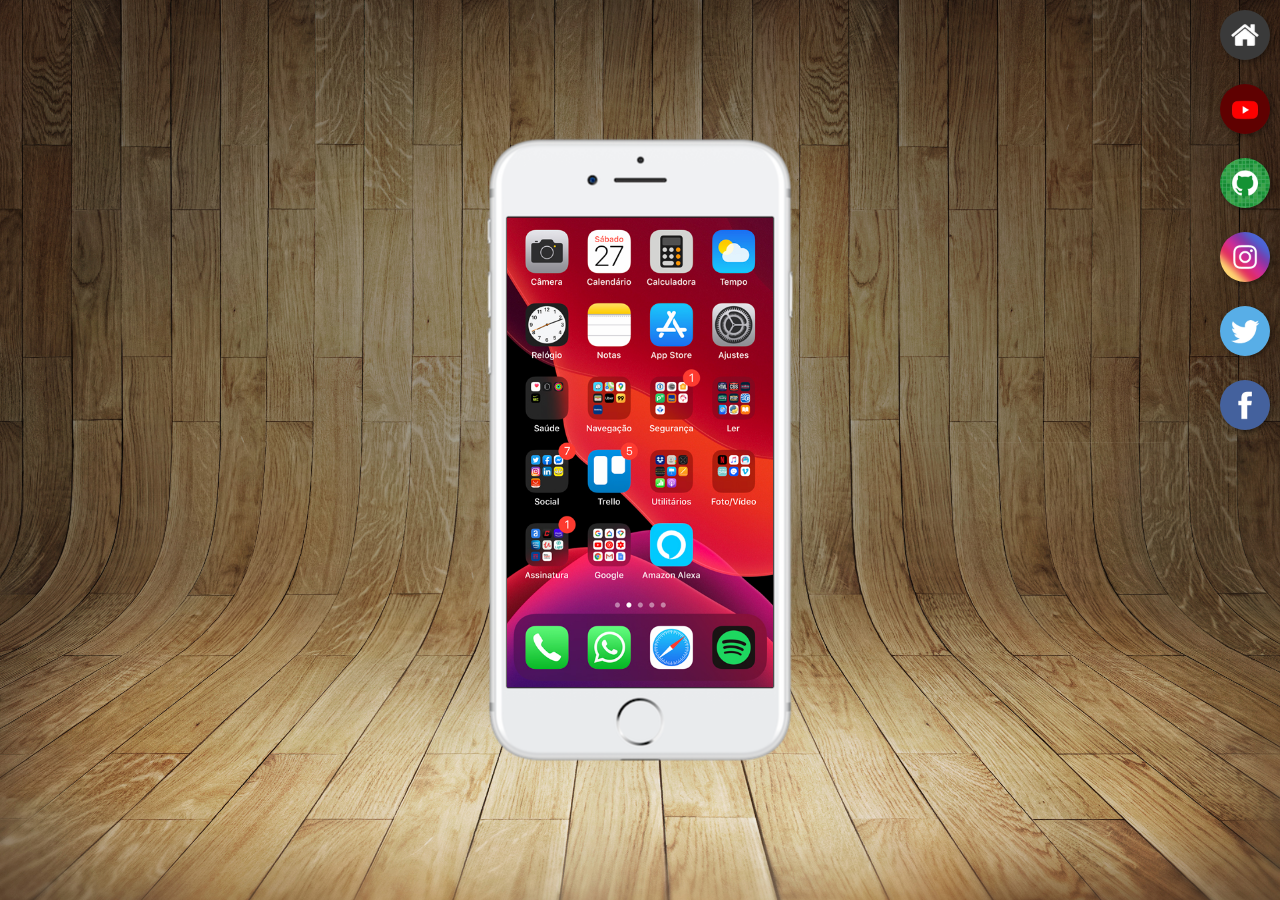
<file: index.html>
<!DOCTYPE html>
<html lang="pt-br">
<head>
    <meta charset="UTF-8">
    <meta name="viewport" content="width=device-width, initial-scale=1.0">
    <link rel="shortcut icon" href="favicon.ico" type="image/x-icon">
    <title>Projeto </title>
    <link rel="stylesheet" href="estilos/style.css"> 
</head>
<body>
    <main>
        <section id="telefone">
            <iframe name="tela" id="tela" src="home.html" frameborder="0">Seu navegador não é compativel</iframe>
        </section>
        <section id="redes-sociais">
            <a href="home.html" target="tela"><img src="imagens/logo-home.jpg" alt=""></a><br>
            <a href="youtube.html" target="tela"><img src="imagens/logo-youtube.jpg" alt=""></a><br>
            <a href="github.html" target="tela"><img src="imagens/logo-github.jpg" alt=""></a><br>
            <a href="instagram.html" target="tela"><img src="imagens/logo-instagram.jpg" alt=""></a><br>
            <a href="twitter.html" target="tela"><img src="imagens/logo-twitter.jpg" alt=""></a><br>
            <a href="facebook.html" target="tela"><img src="imagens/logo-facebook.jpg" alt=""></a><br>
        </section>
    </main>
</body>
</html>
</file>
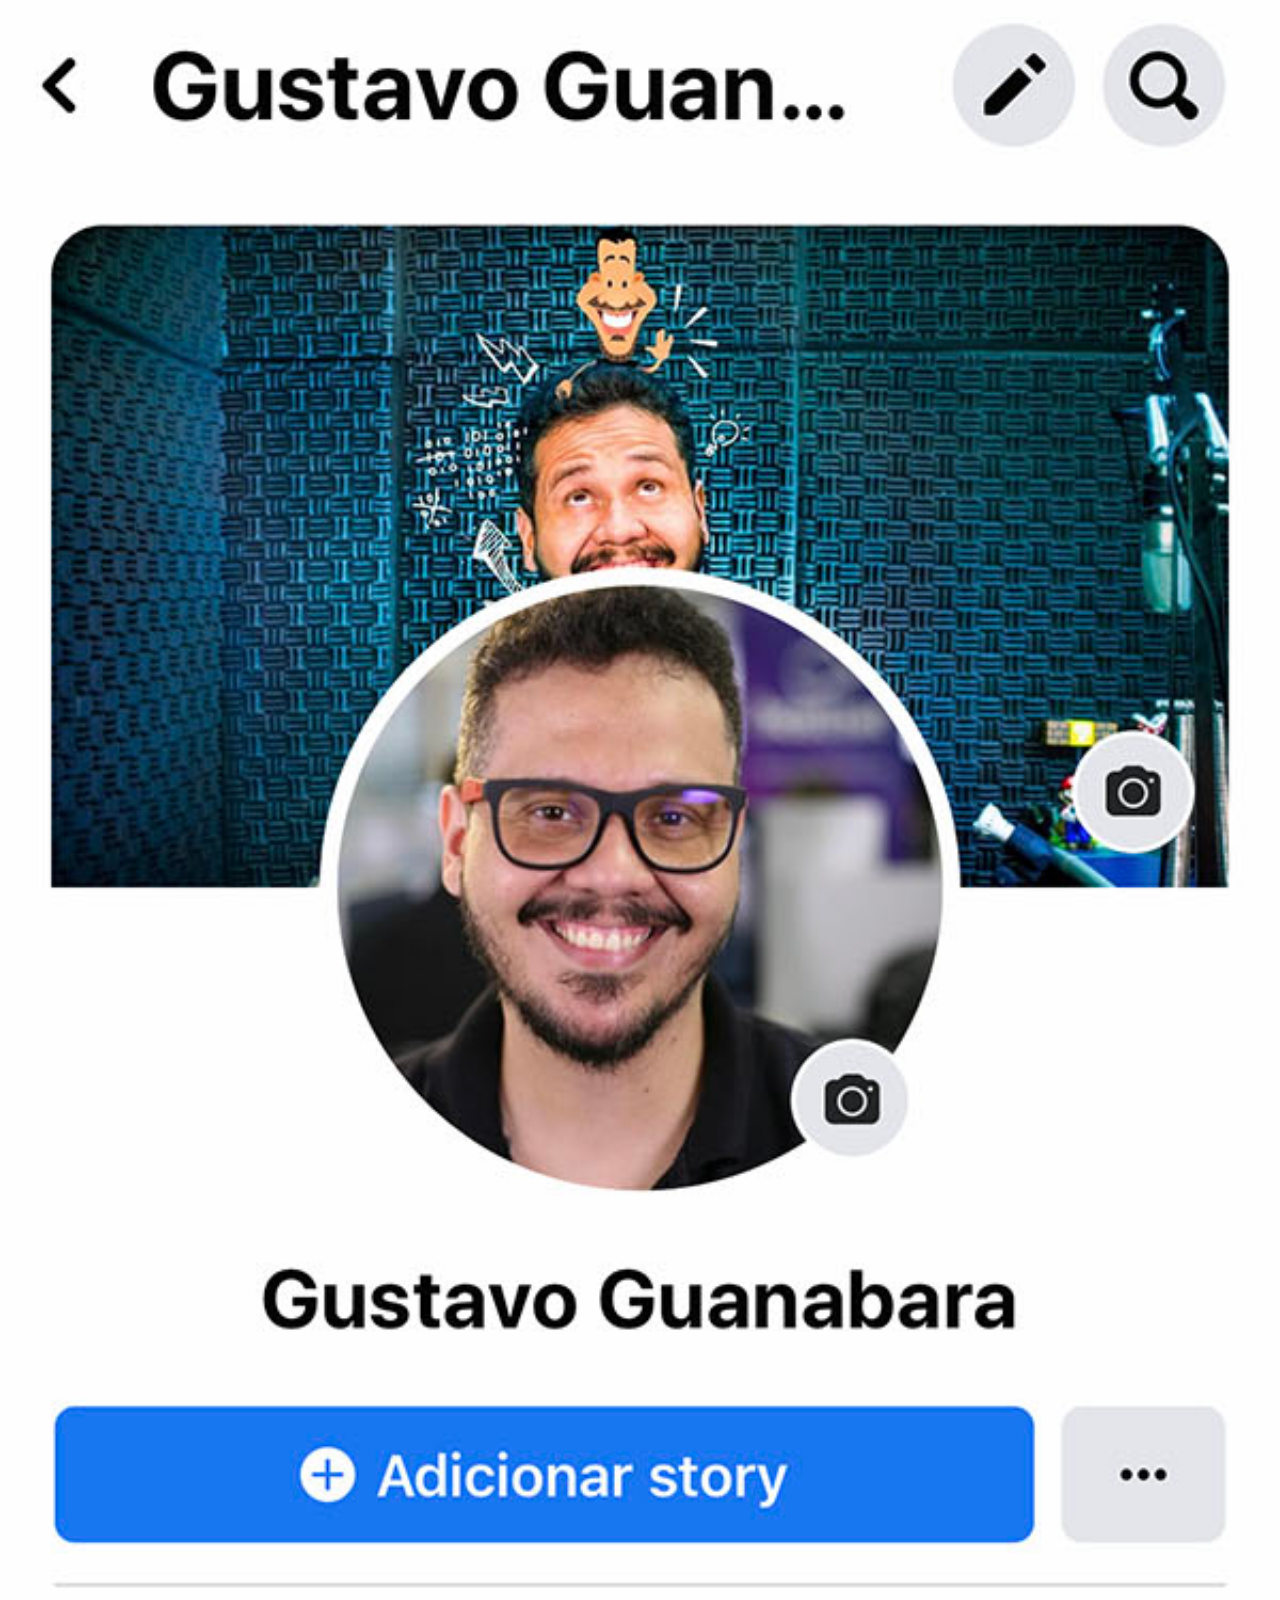
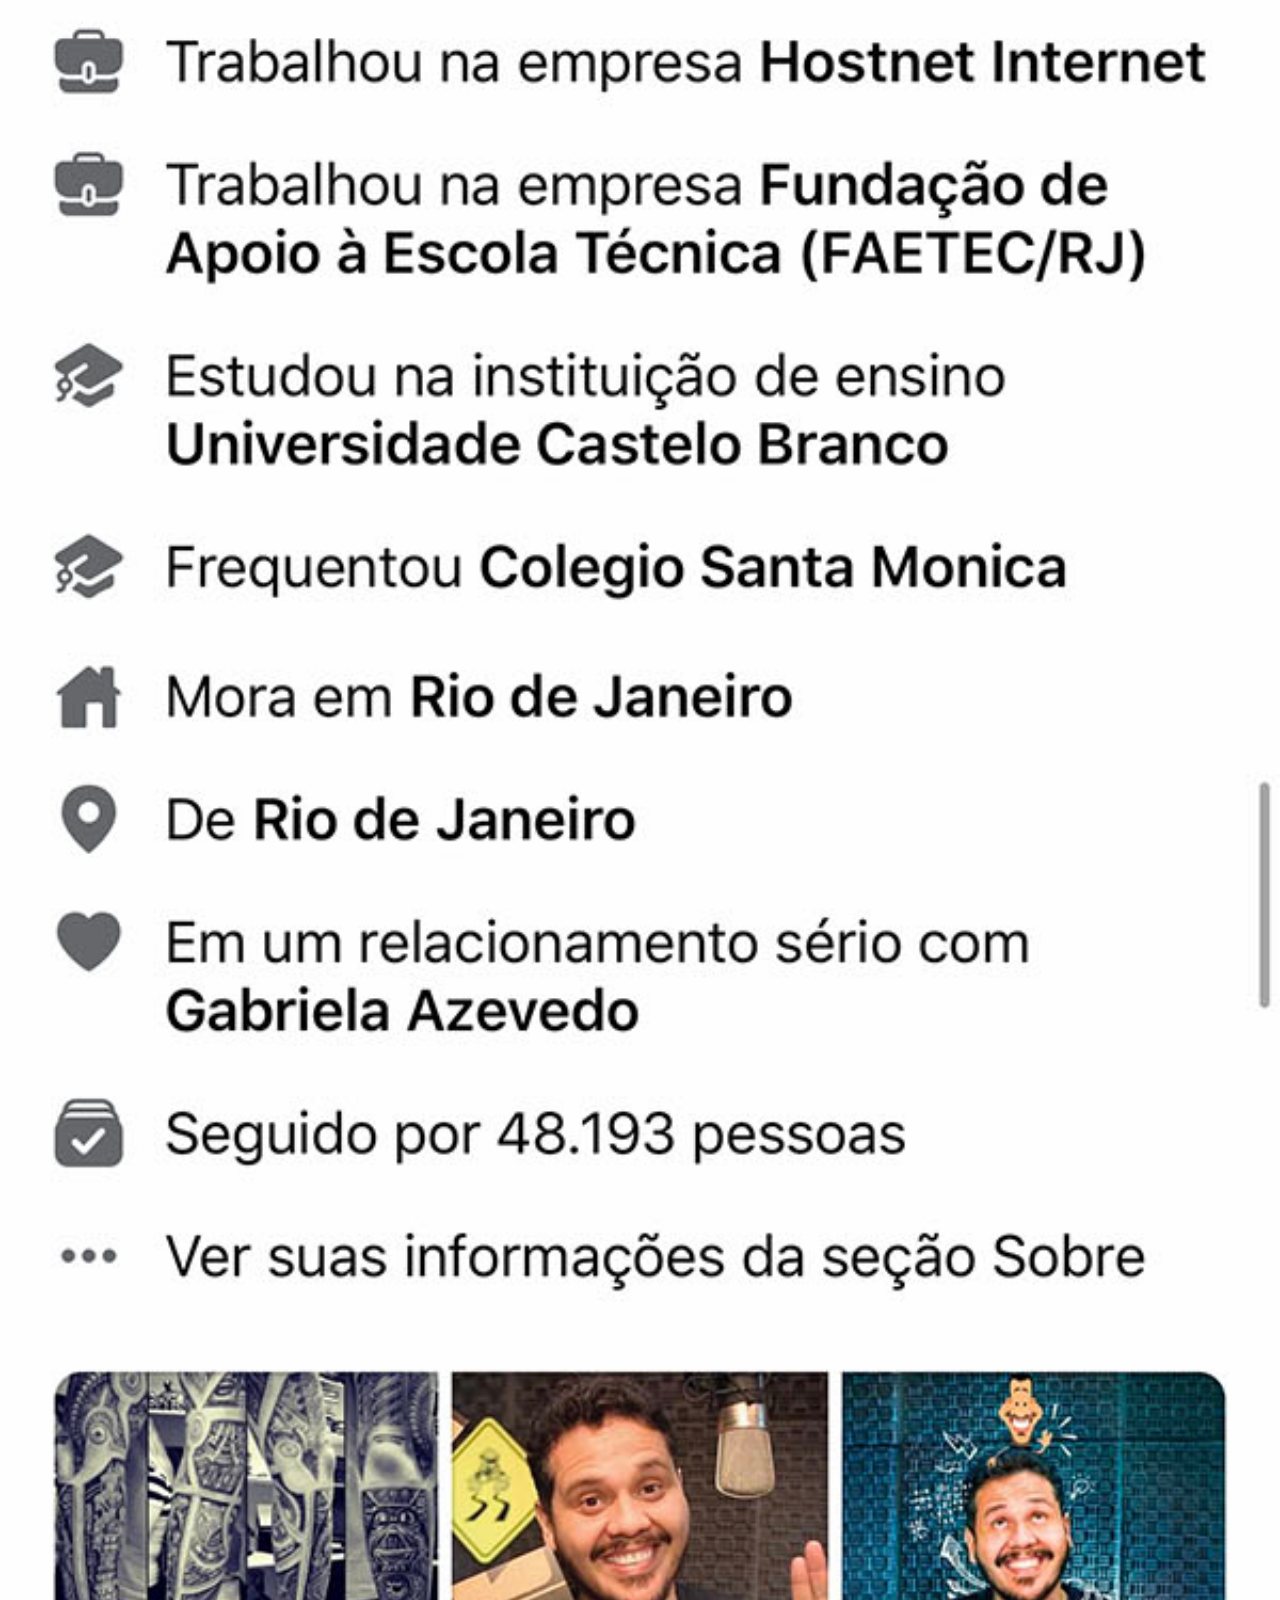
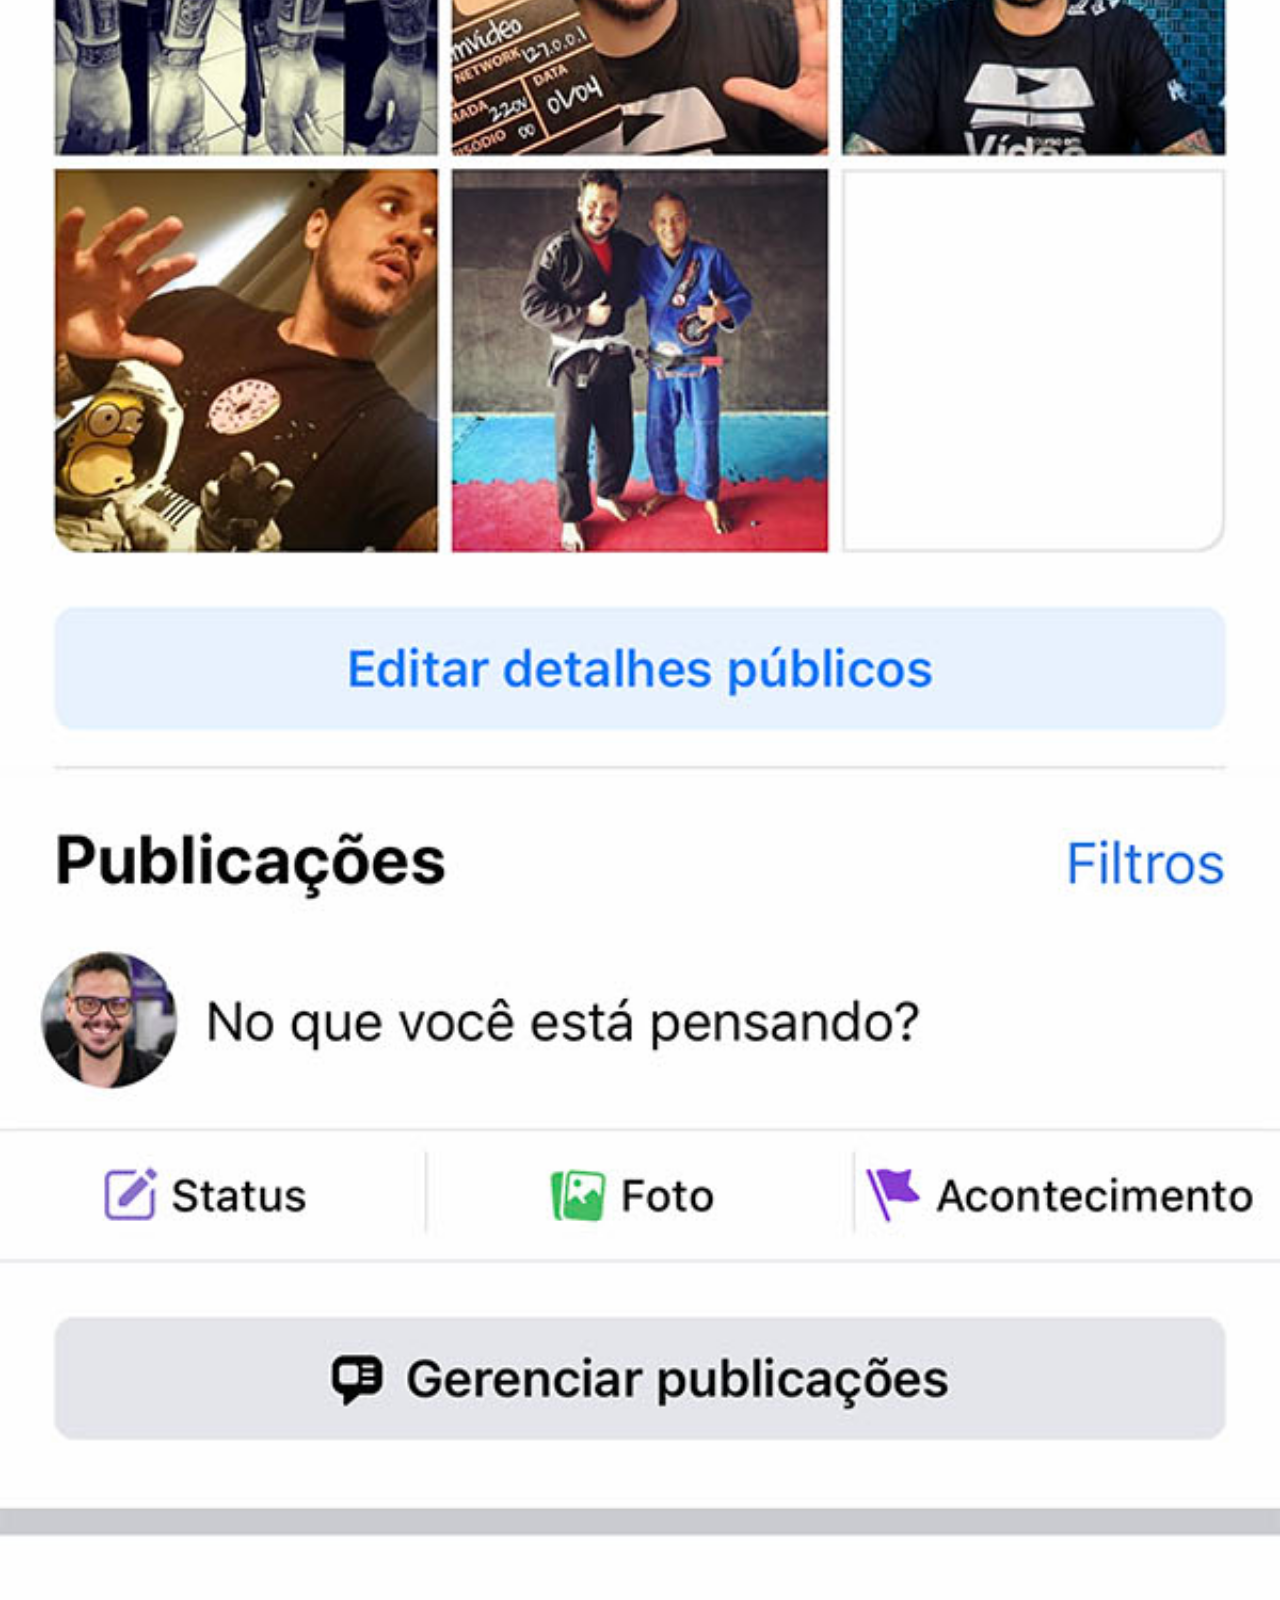
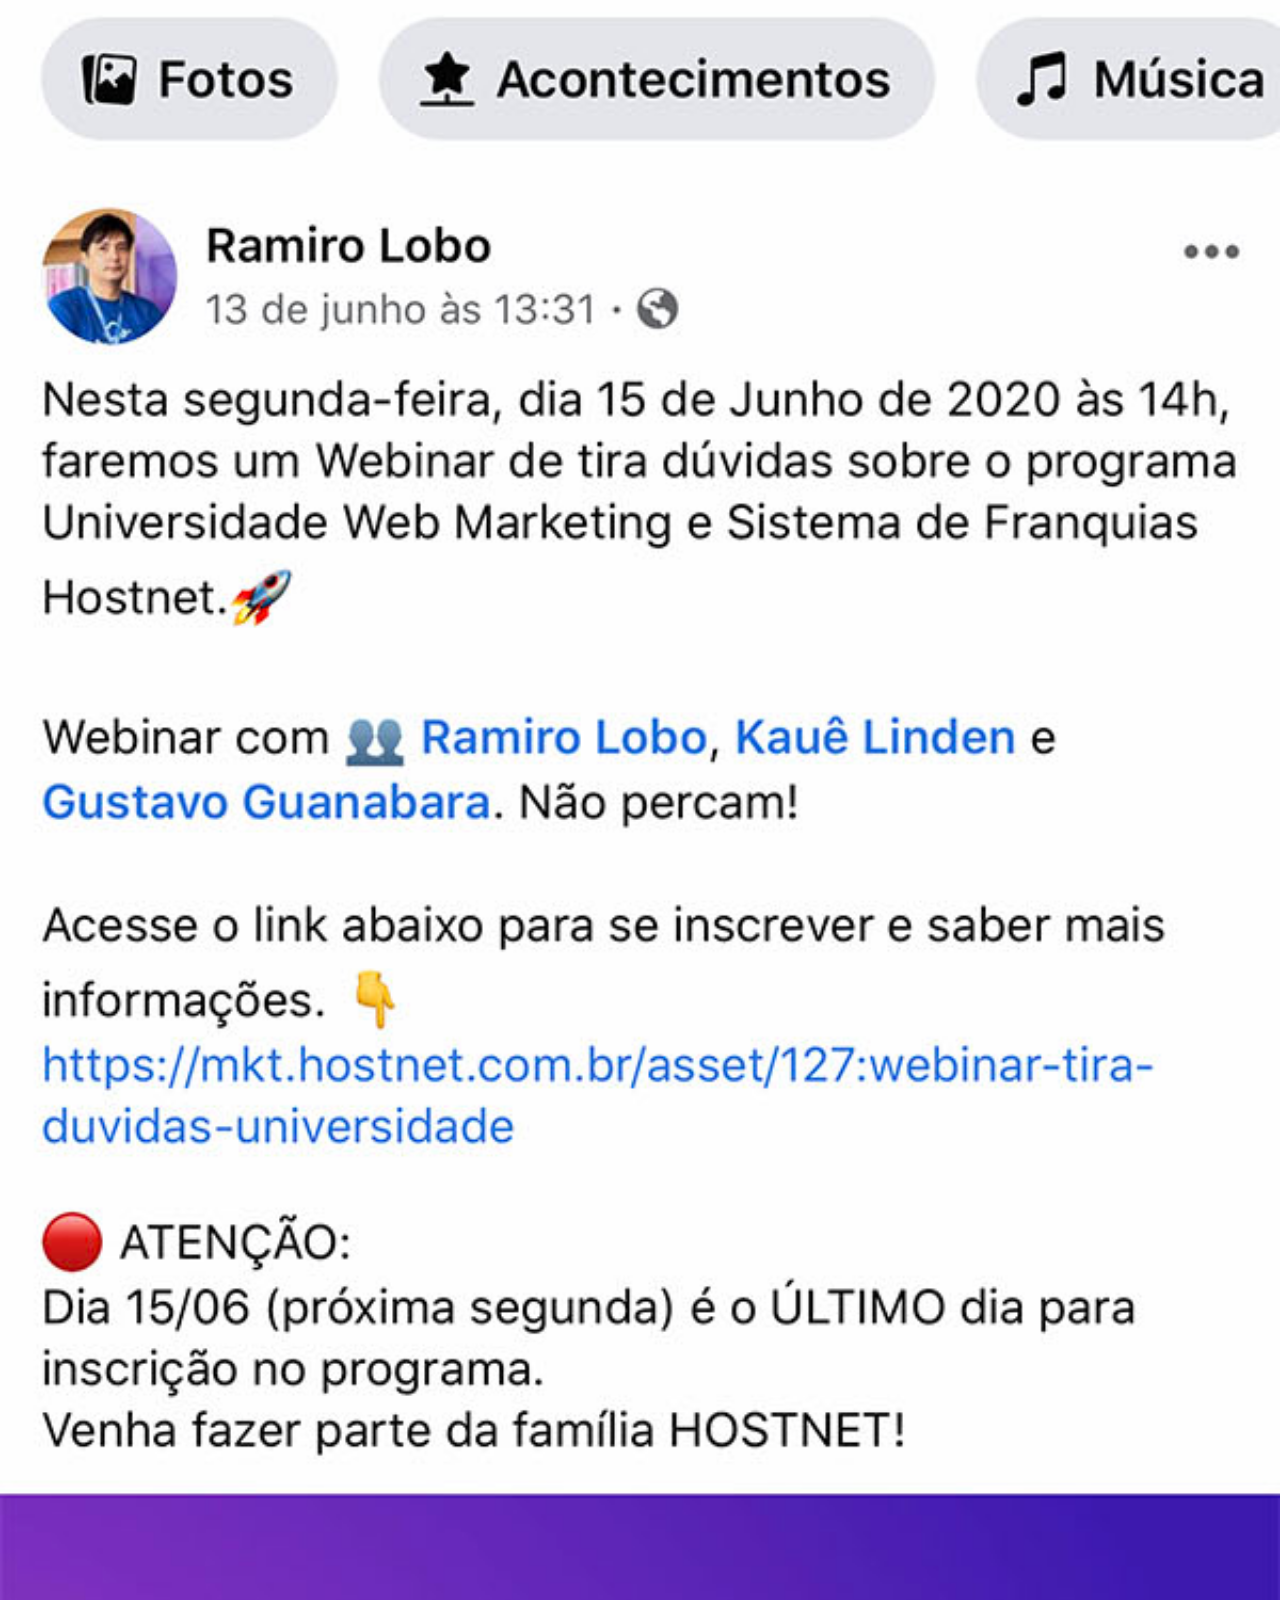
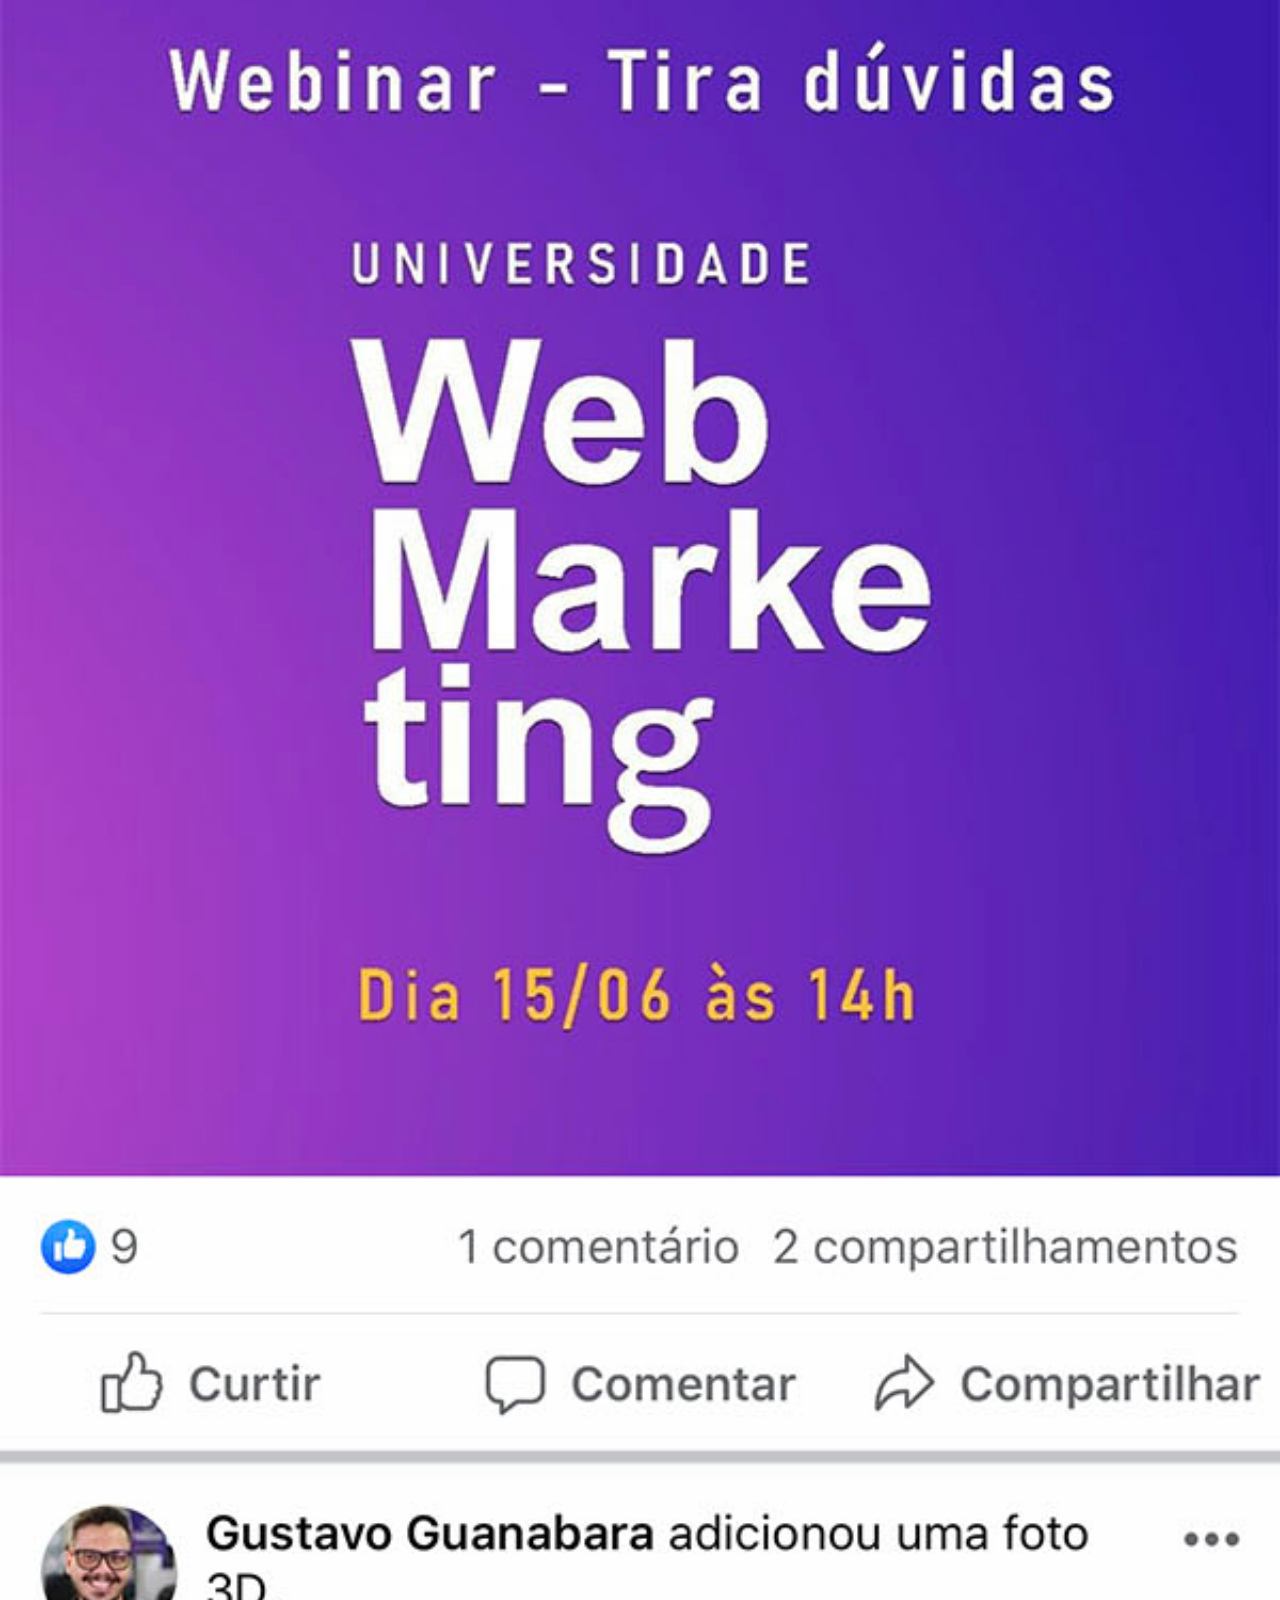
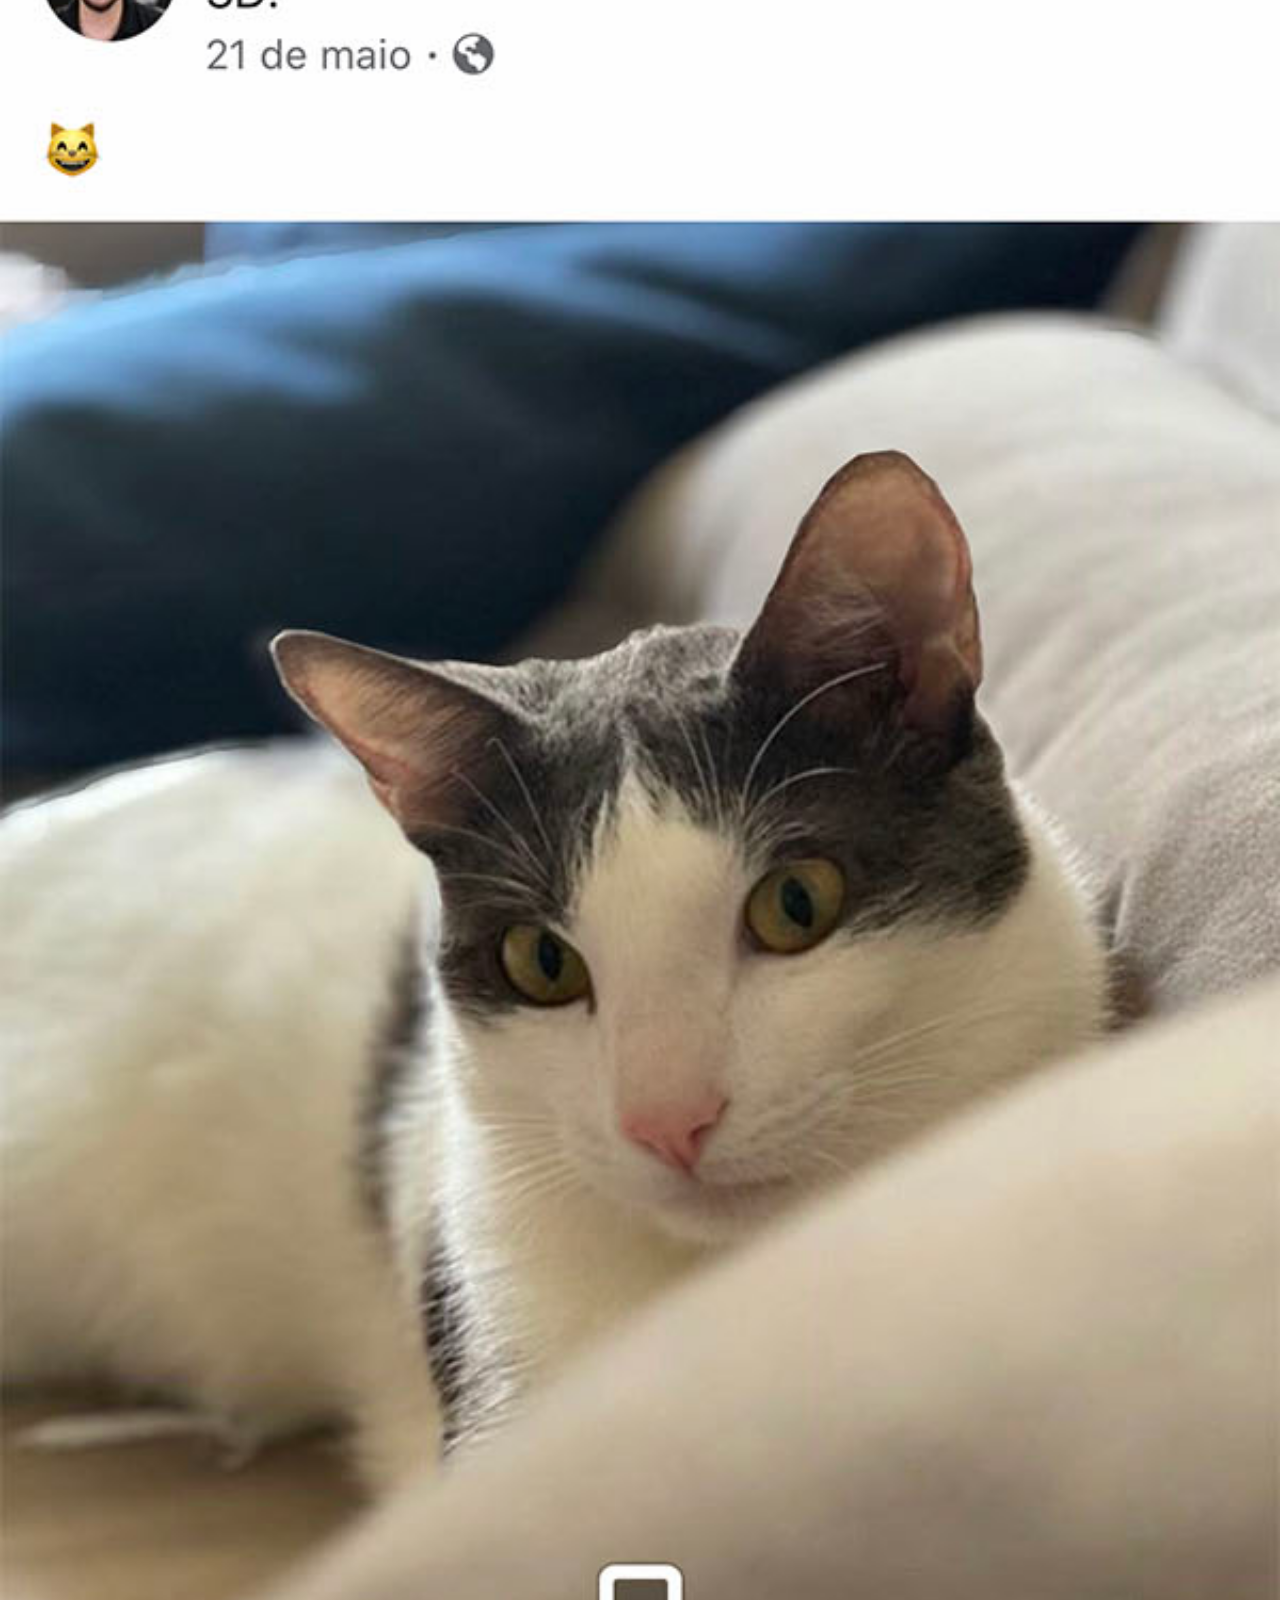
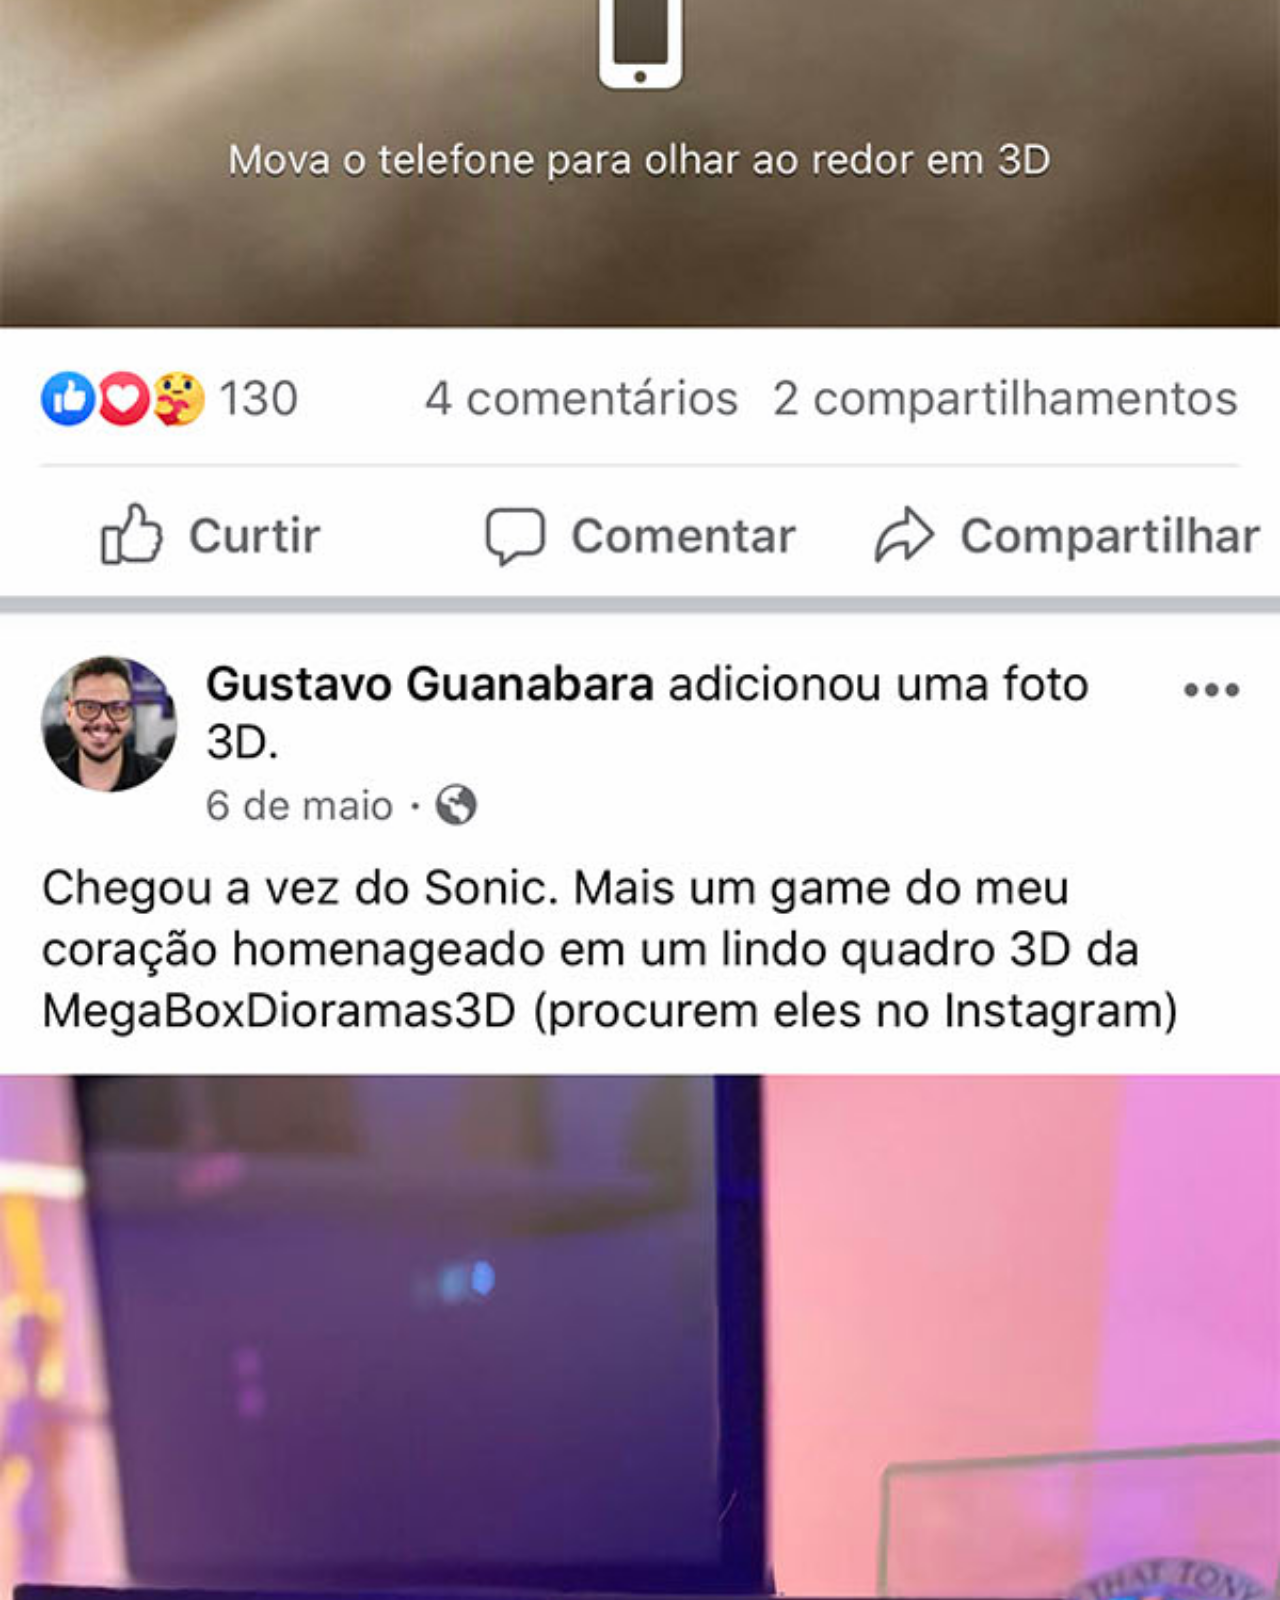
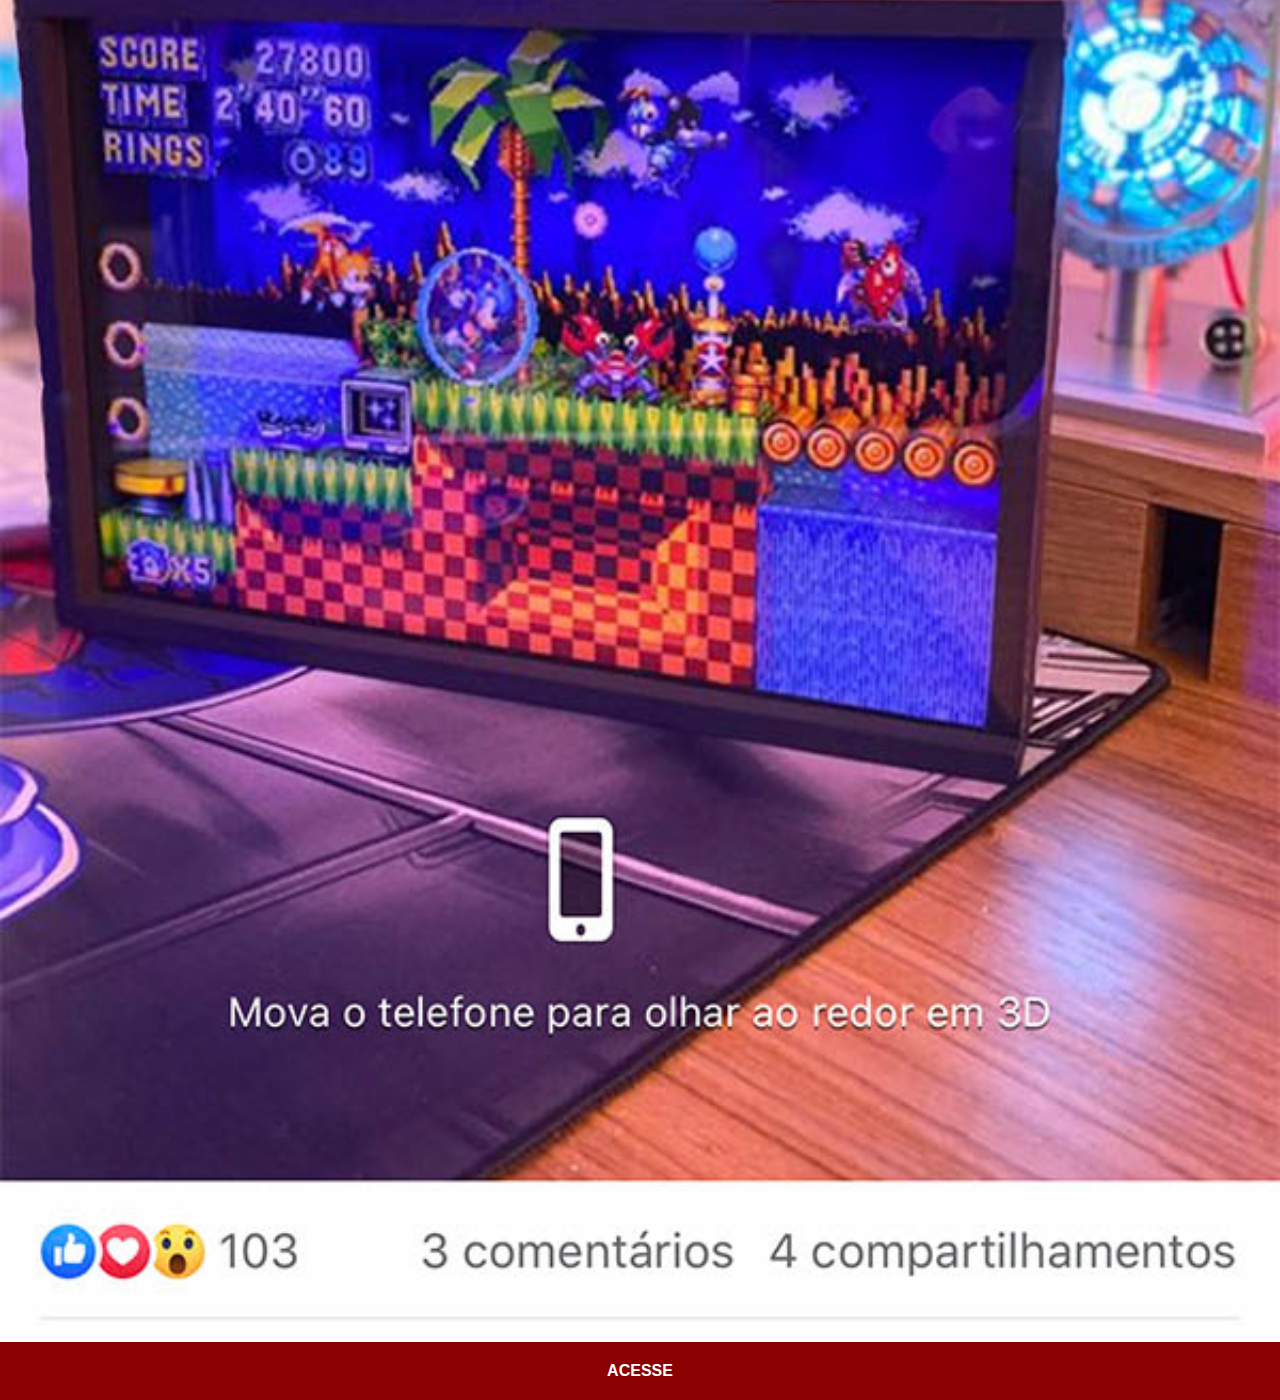
<file: facebook.html>
<!DOCTYPE html>
<html lang="pt-br">
<head>
    <meta charset="UTF-8">
    <meta name="viewport" content="width=device-width, initial-scale=1.0">
    <title>Facebook</title>
    <link rel="stylesheet" href="estilos/social.css">
</head>
<body>
    <img src="imagens/tela-facebook.jpg" alt="Facebook">
    <a href="https://www.facebook.com/gustavoguanabara/?locale=pt_BR">ACESSE</a>
</body>
</html>
</file>
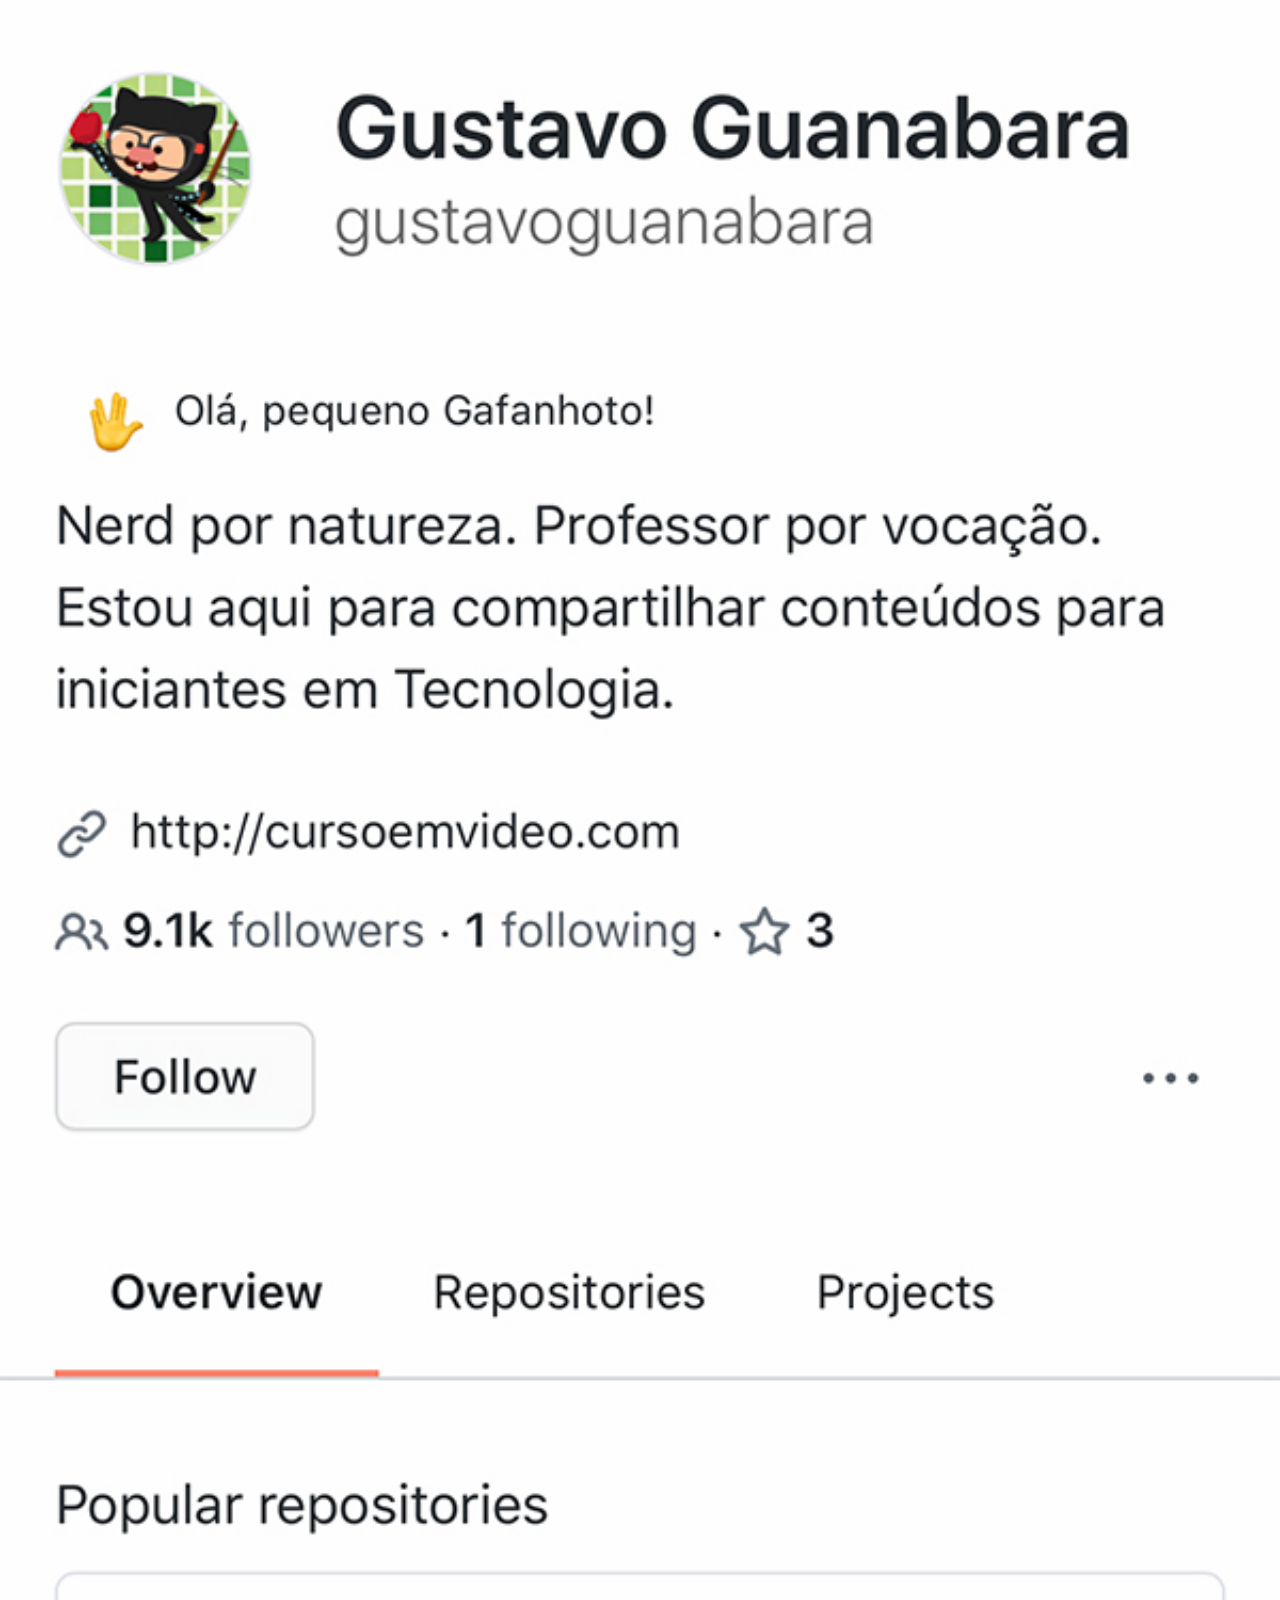
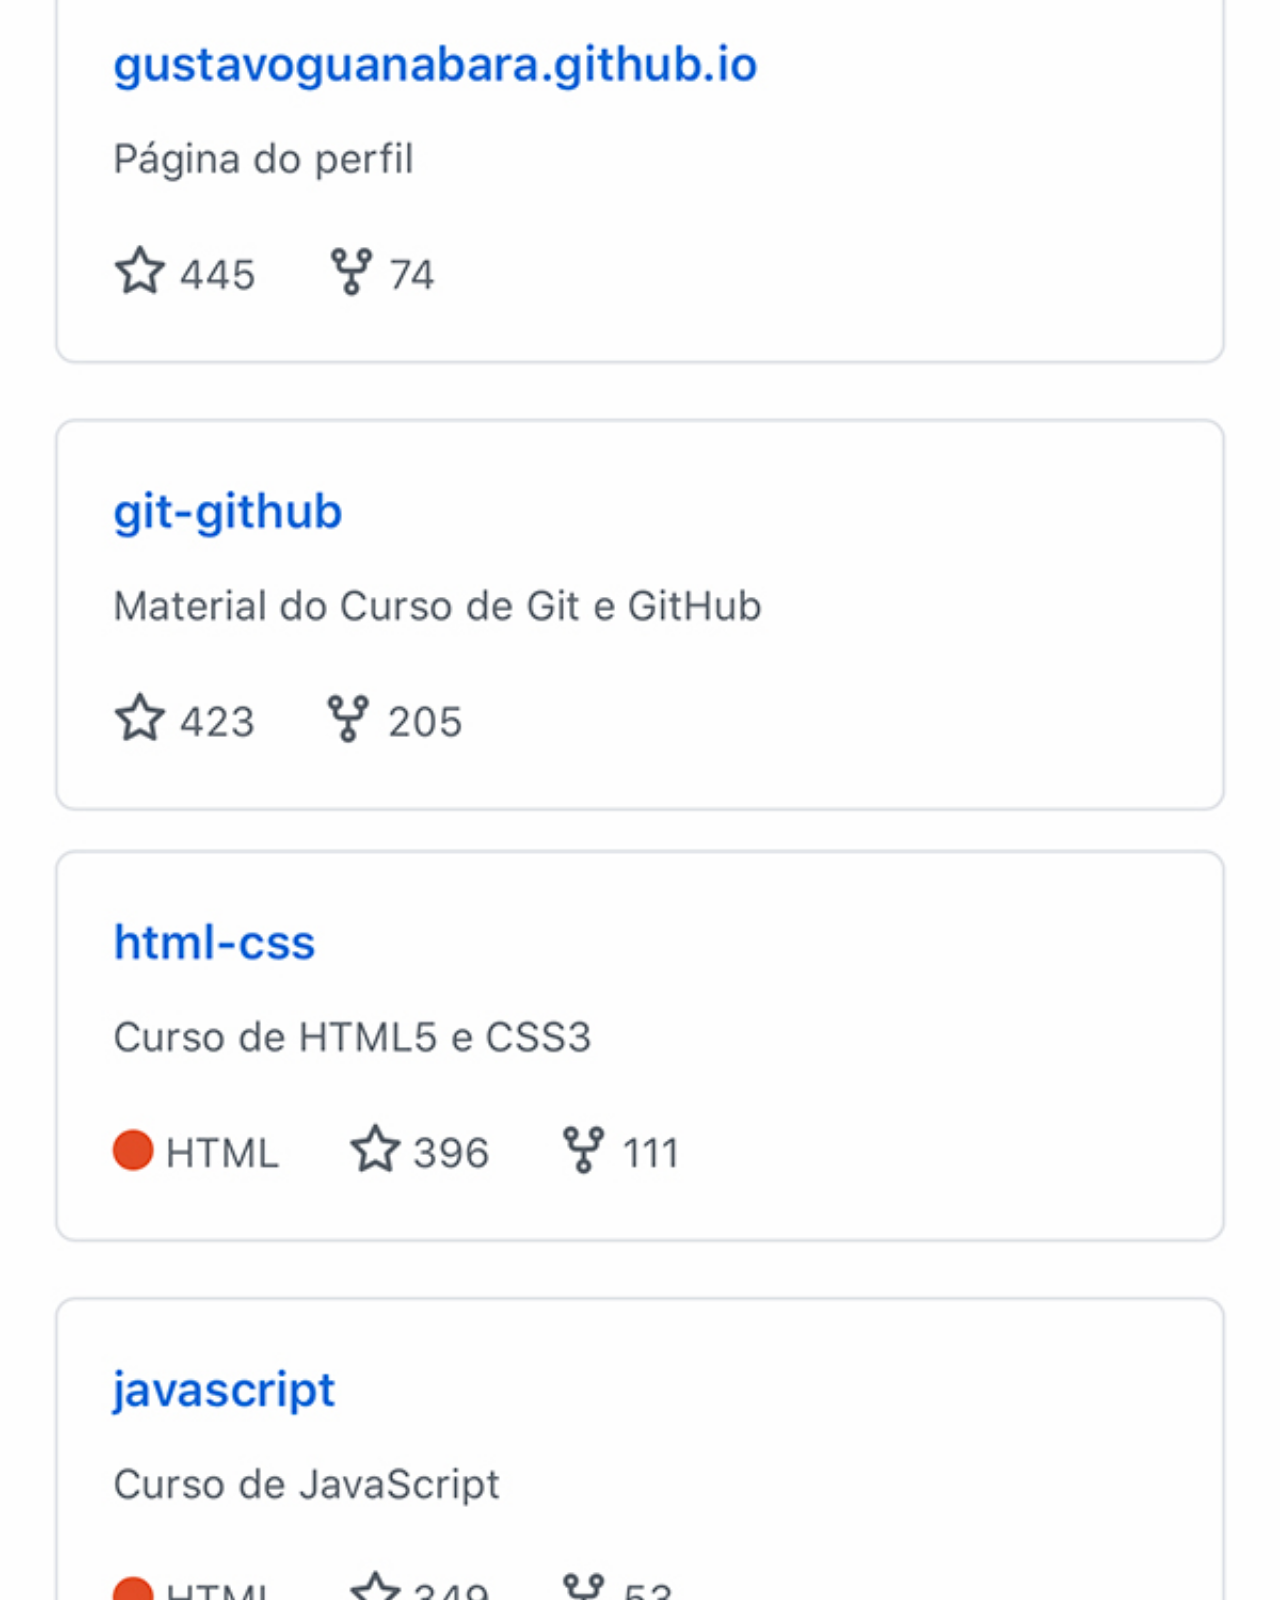
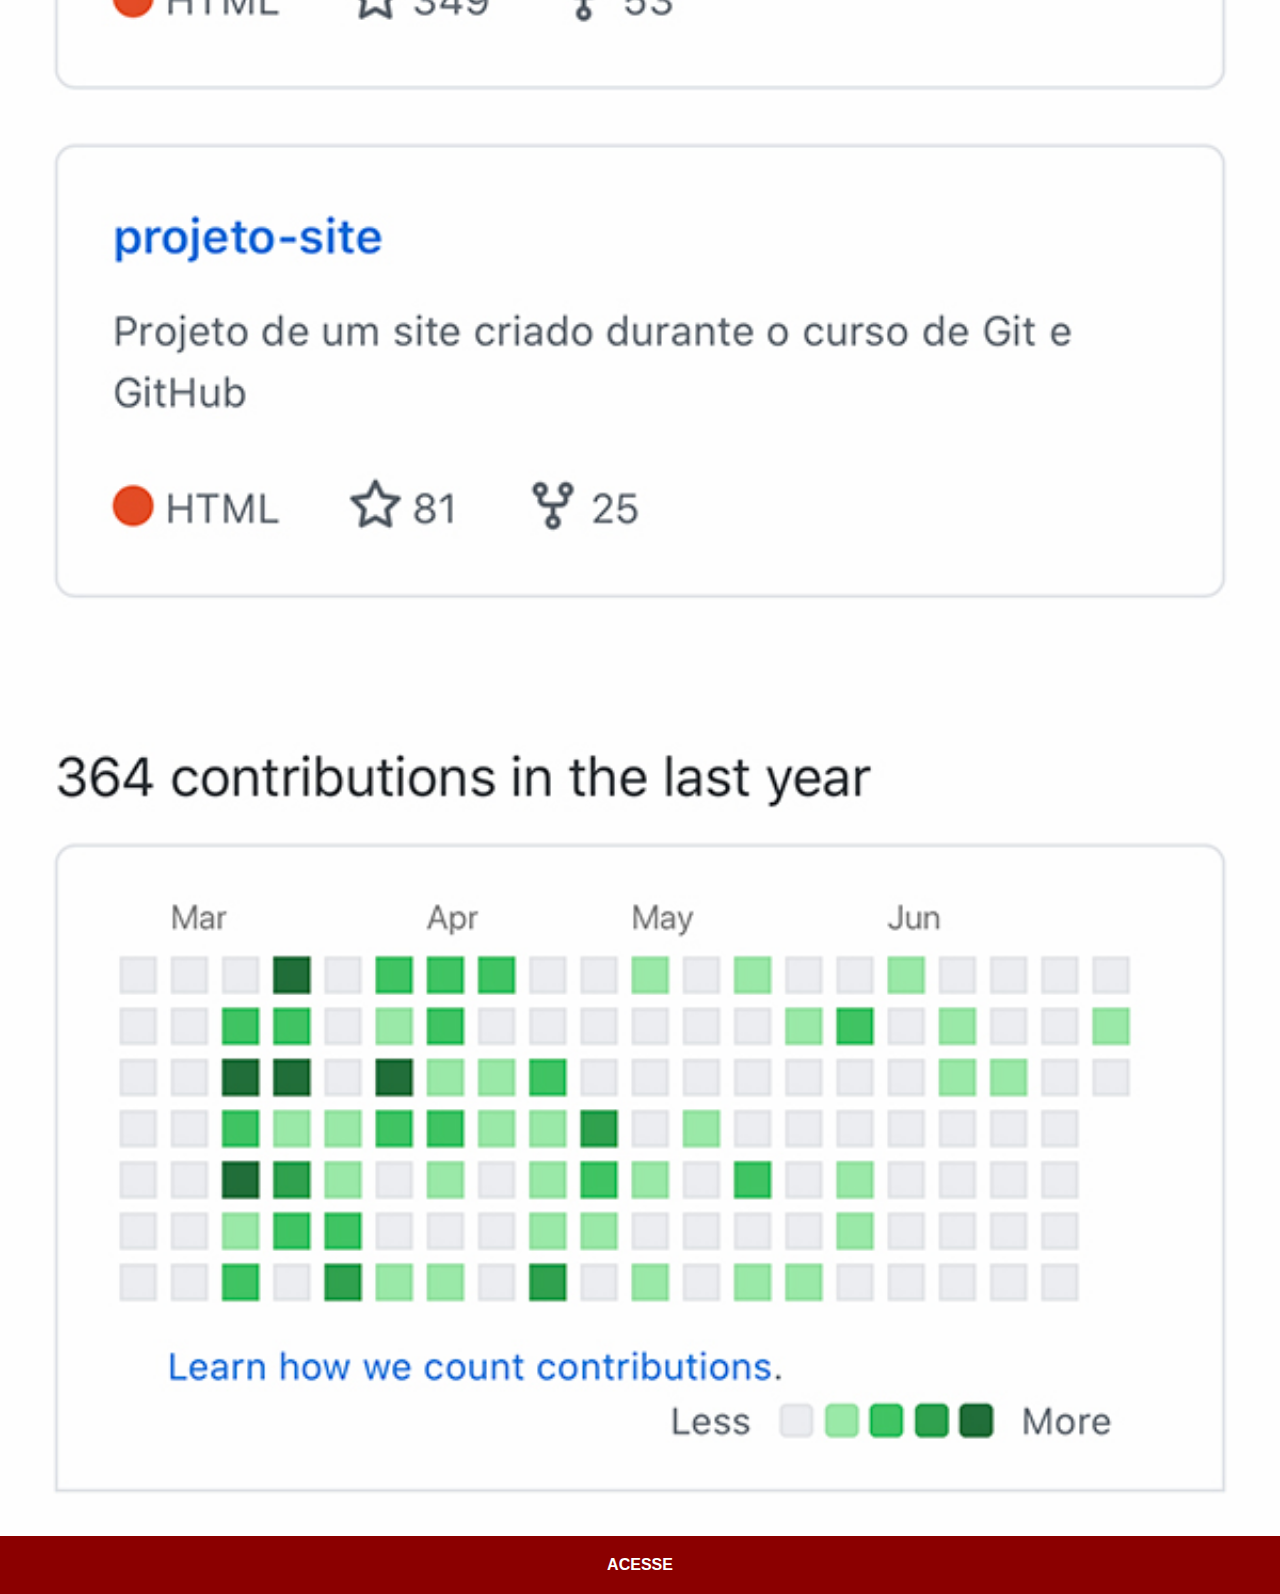
<file: github.html>
<!DOCTYPE html>
<html lang="pt-br">
<head>
    <meta charset="UTF-8">
    <meta name="viewport" content="width=device-width, initial-scale=1.0">
    <title>GitHub</title>
    <link rel="stylesheet" href="estilos/social.css">
</head>
<body>
    <img src="imagens/tela-github.jpg" alt="GitHub">
    <a href="https://github.com/gustavoguanabara" target="_blank">ACESSE</a>
</body>
</html>
</file>
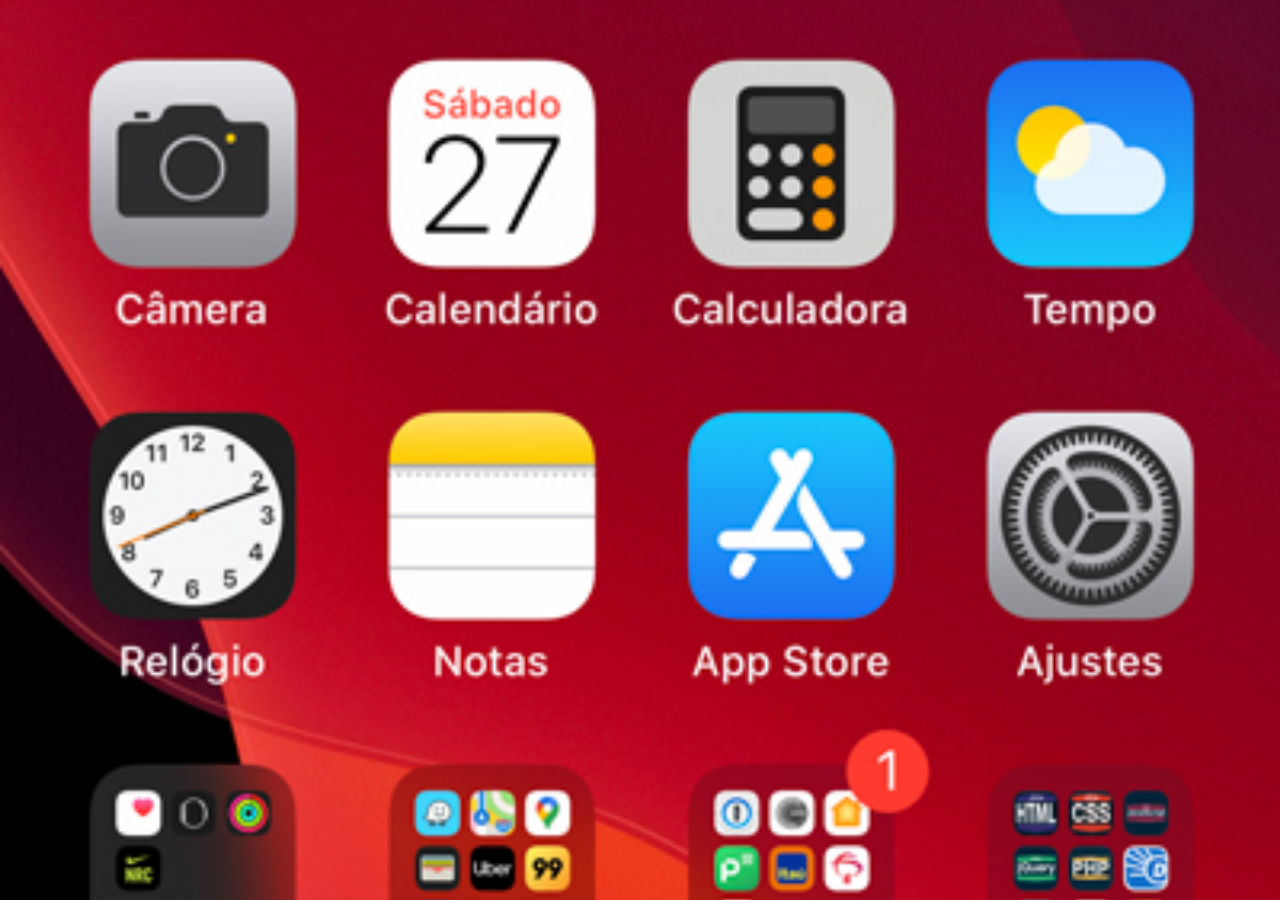
<file: home.html>
<!DOCTYPE html>
<html lang="pt-br">
<head>
    <meta charset="UTF-8">
    <meta name="viewport" content="width=device-width, initial-scale=1.0">
    <title>Home</title>
    <style>
        * {
            margin: 0;
            padding: 0;
        }

        body {
            width: 100vw;
            height: 100vh;
            background: black url("imagens/tela-home.jpg") top center no-repeat;
            background-size: cover;
        }
    </style>
</head>
<body>
    
</body>
</html>
</file>
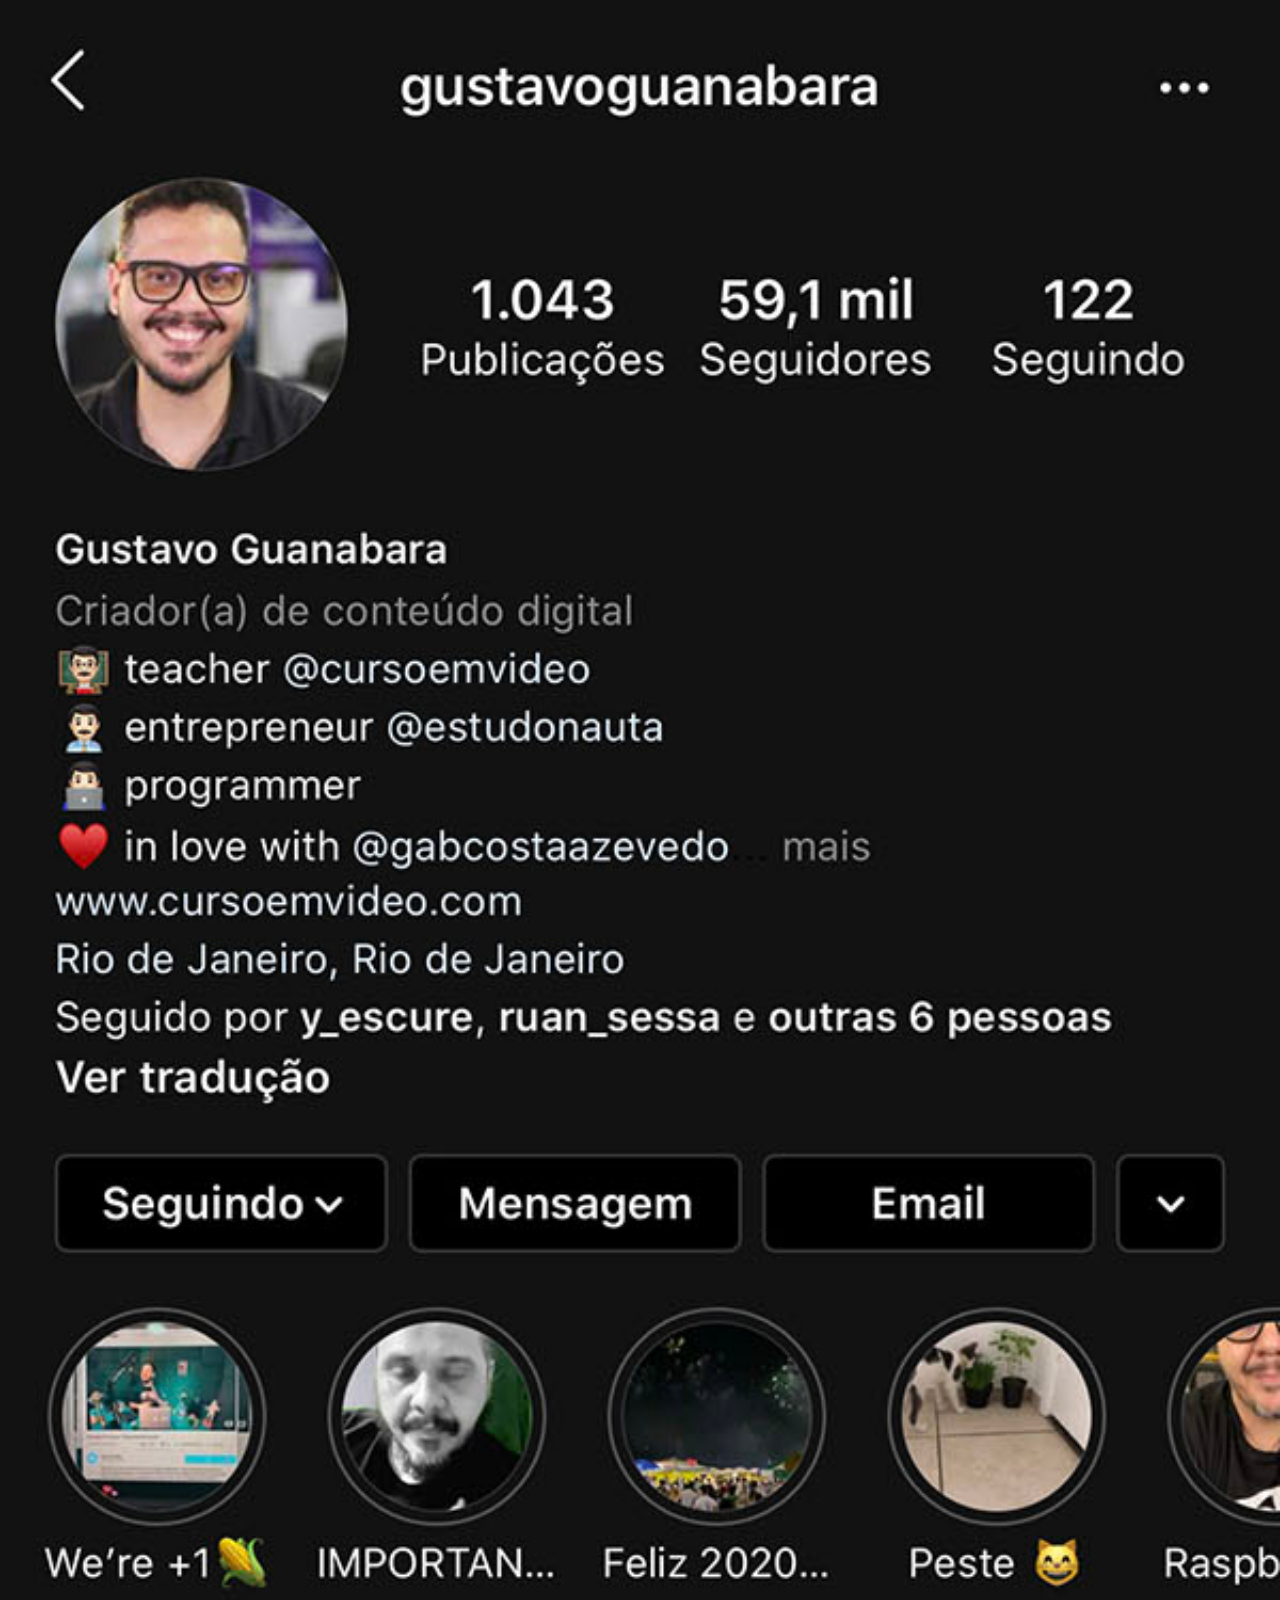
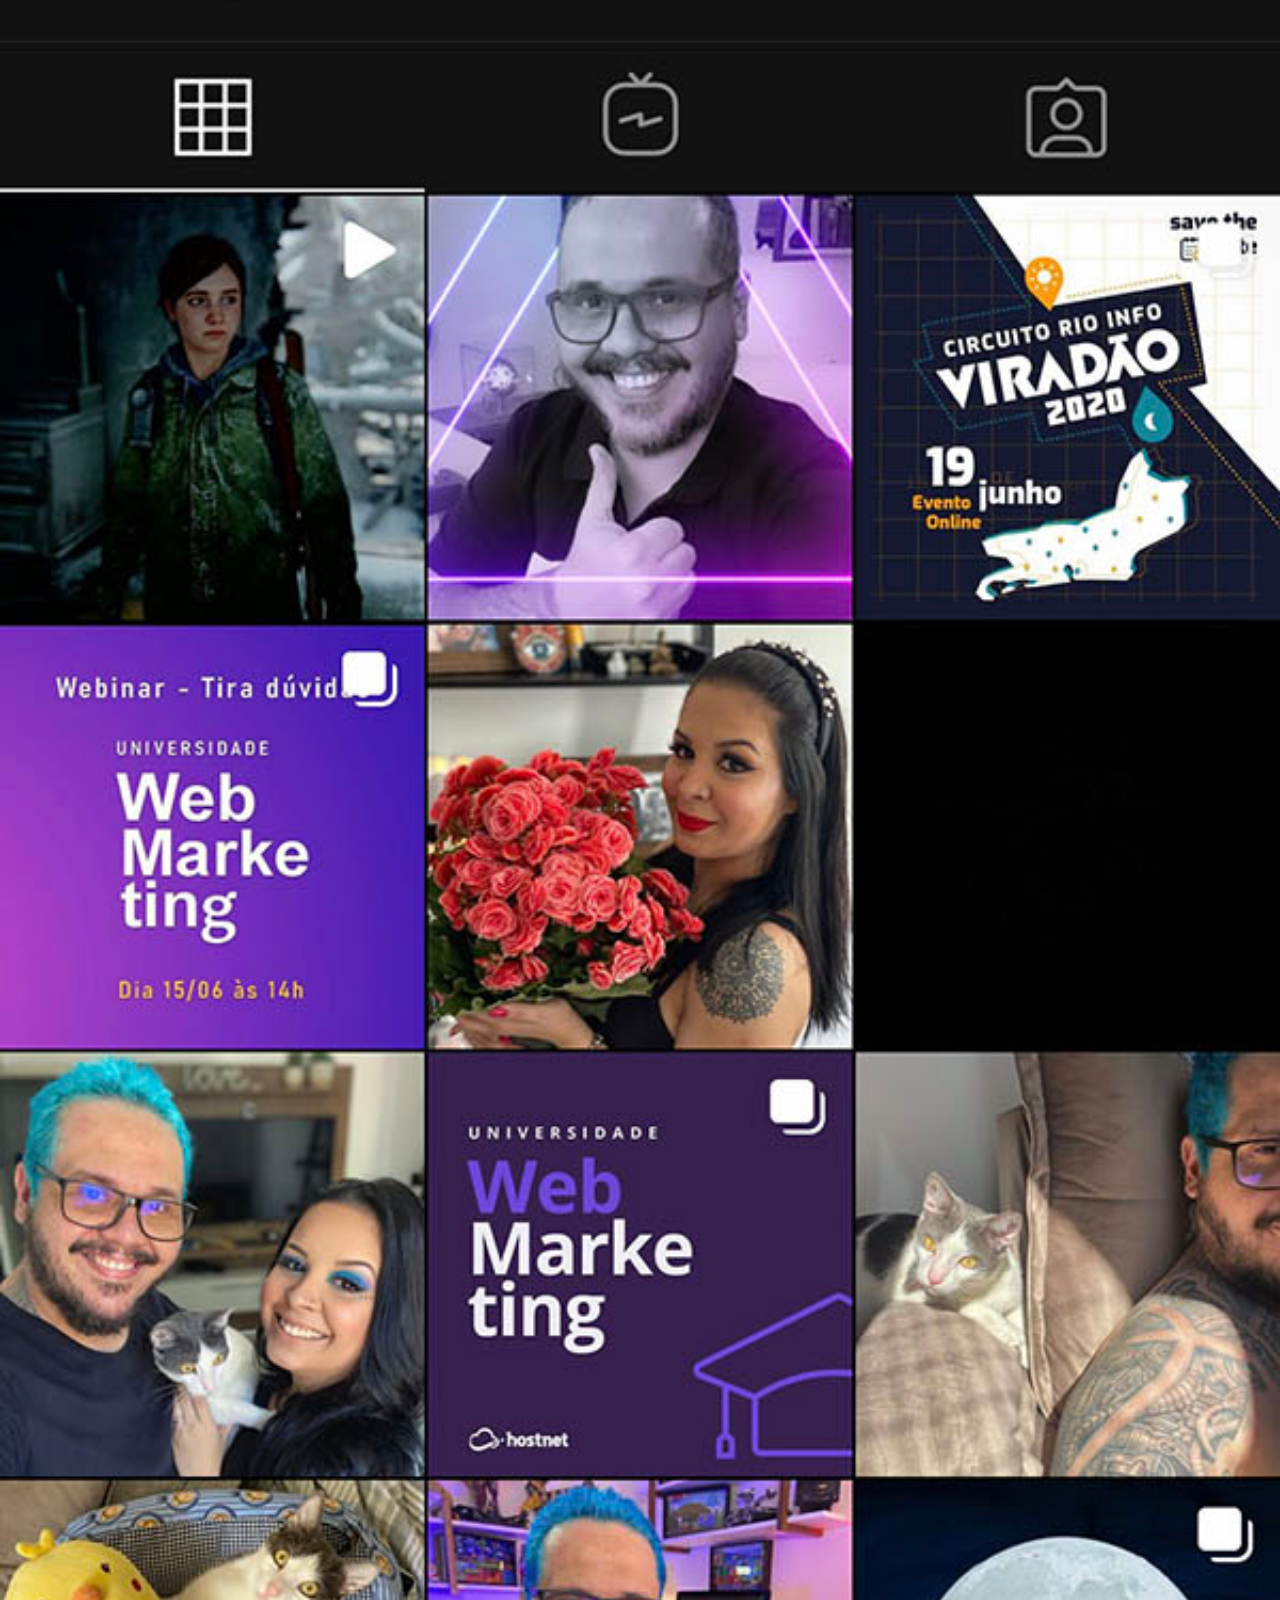
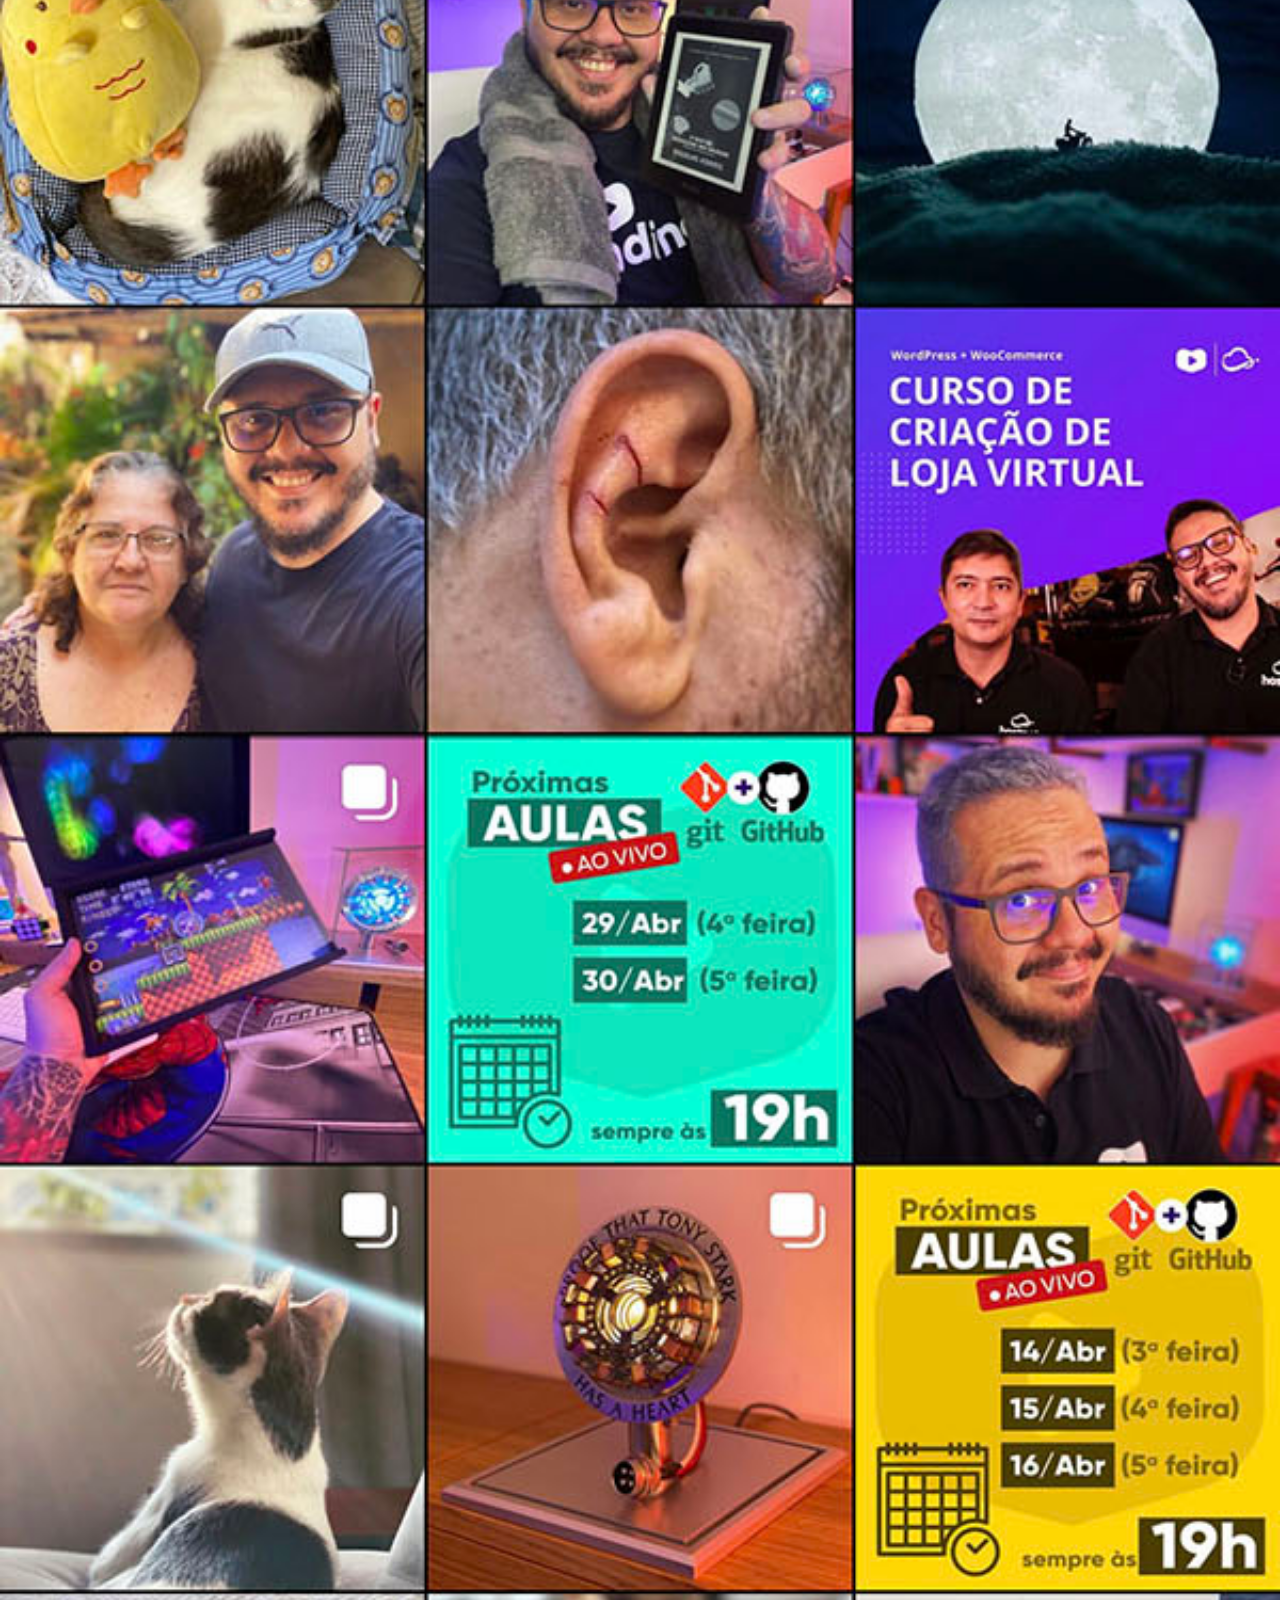
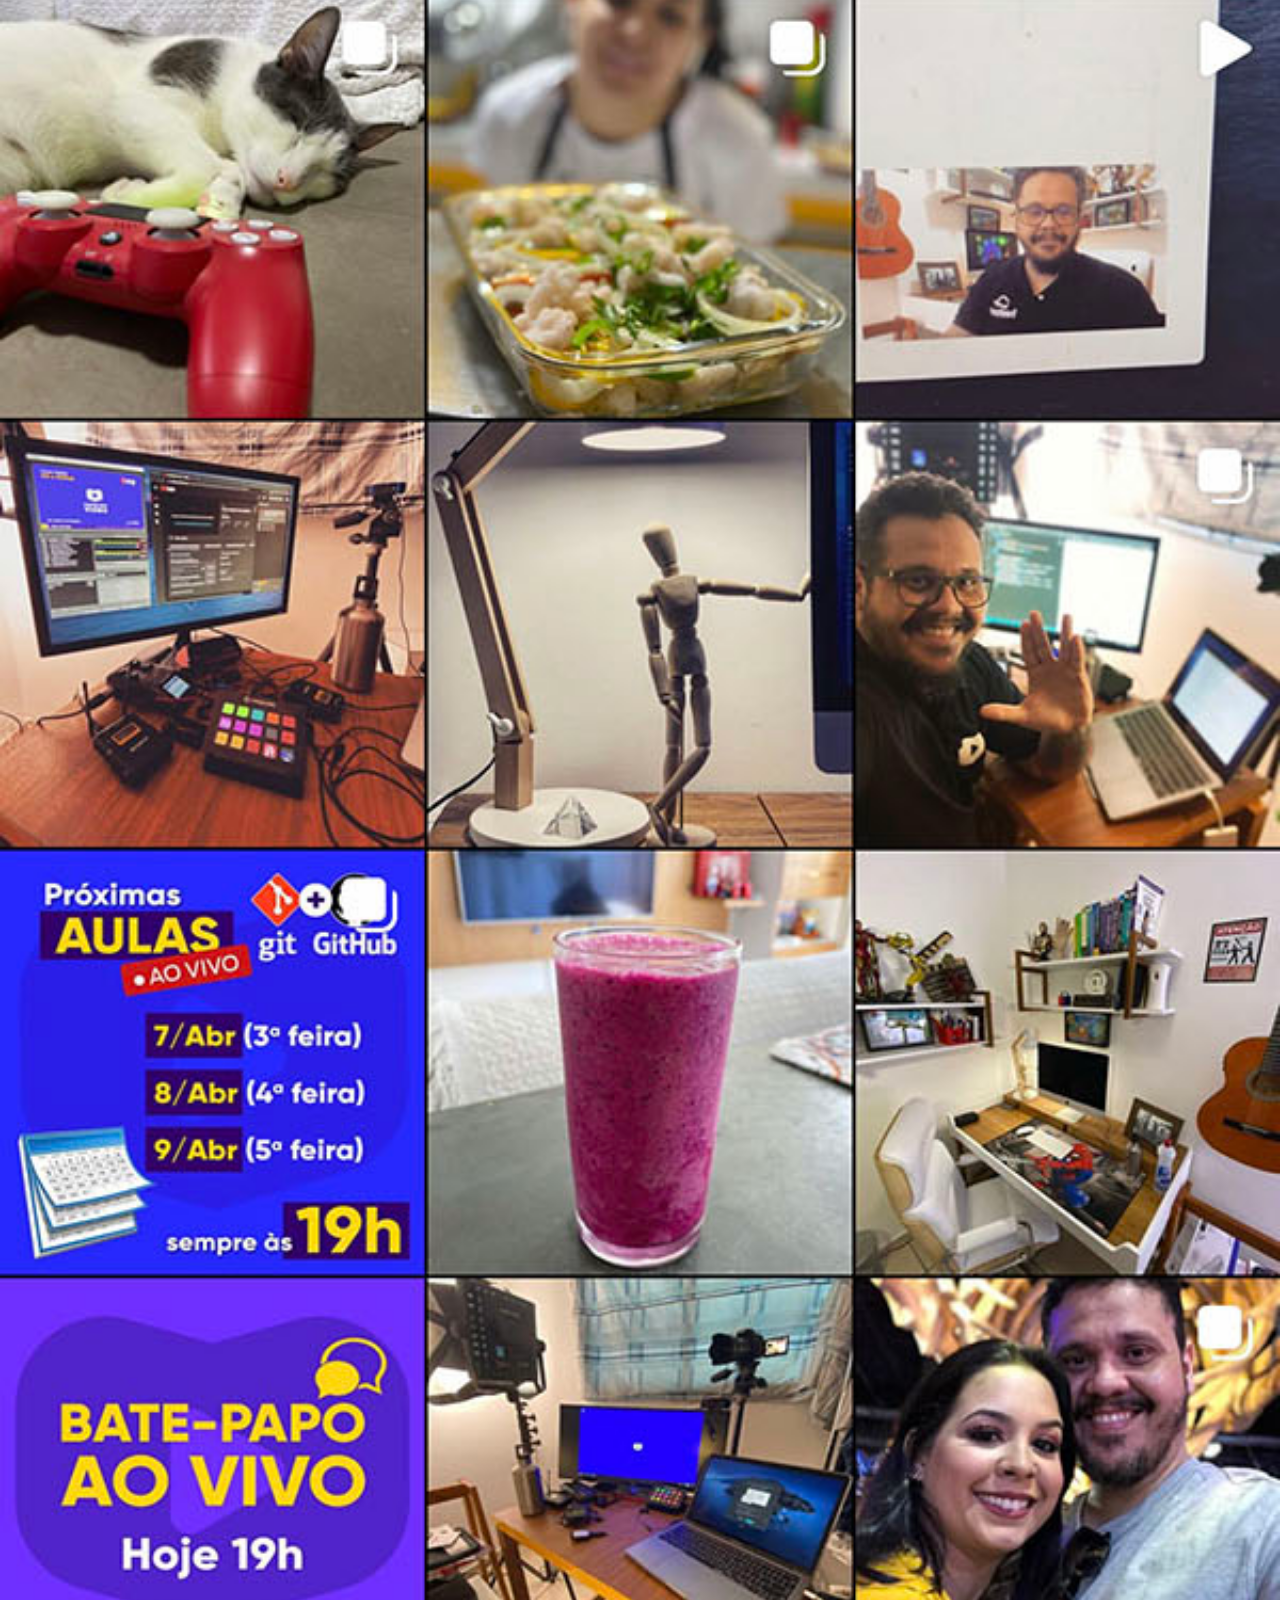
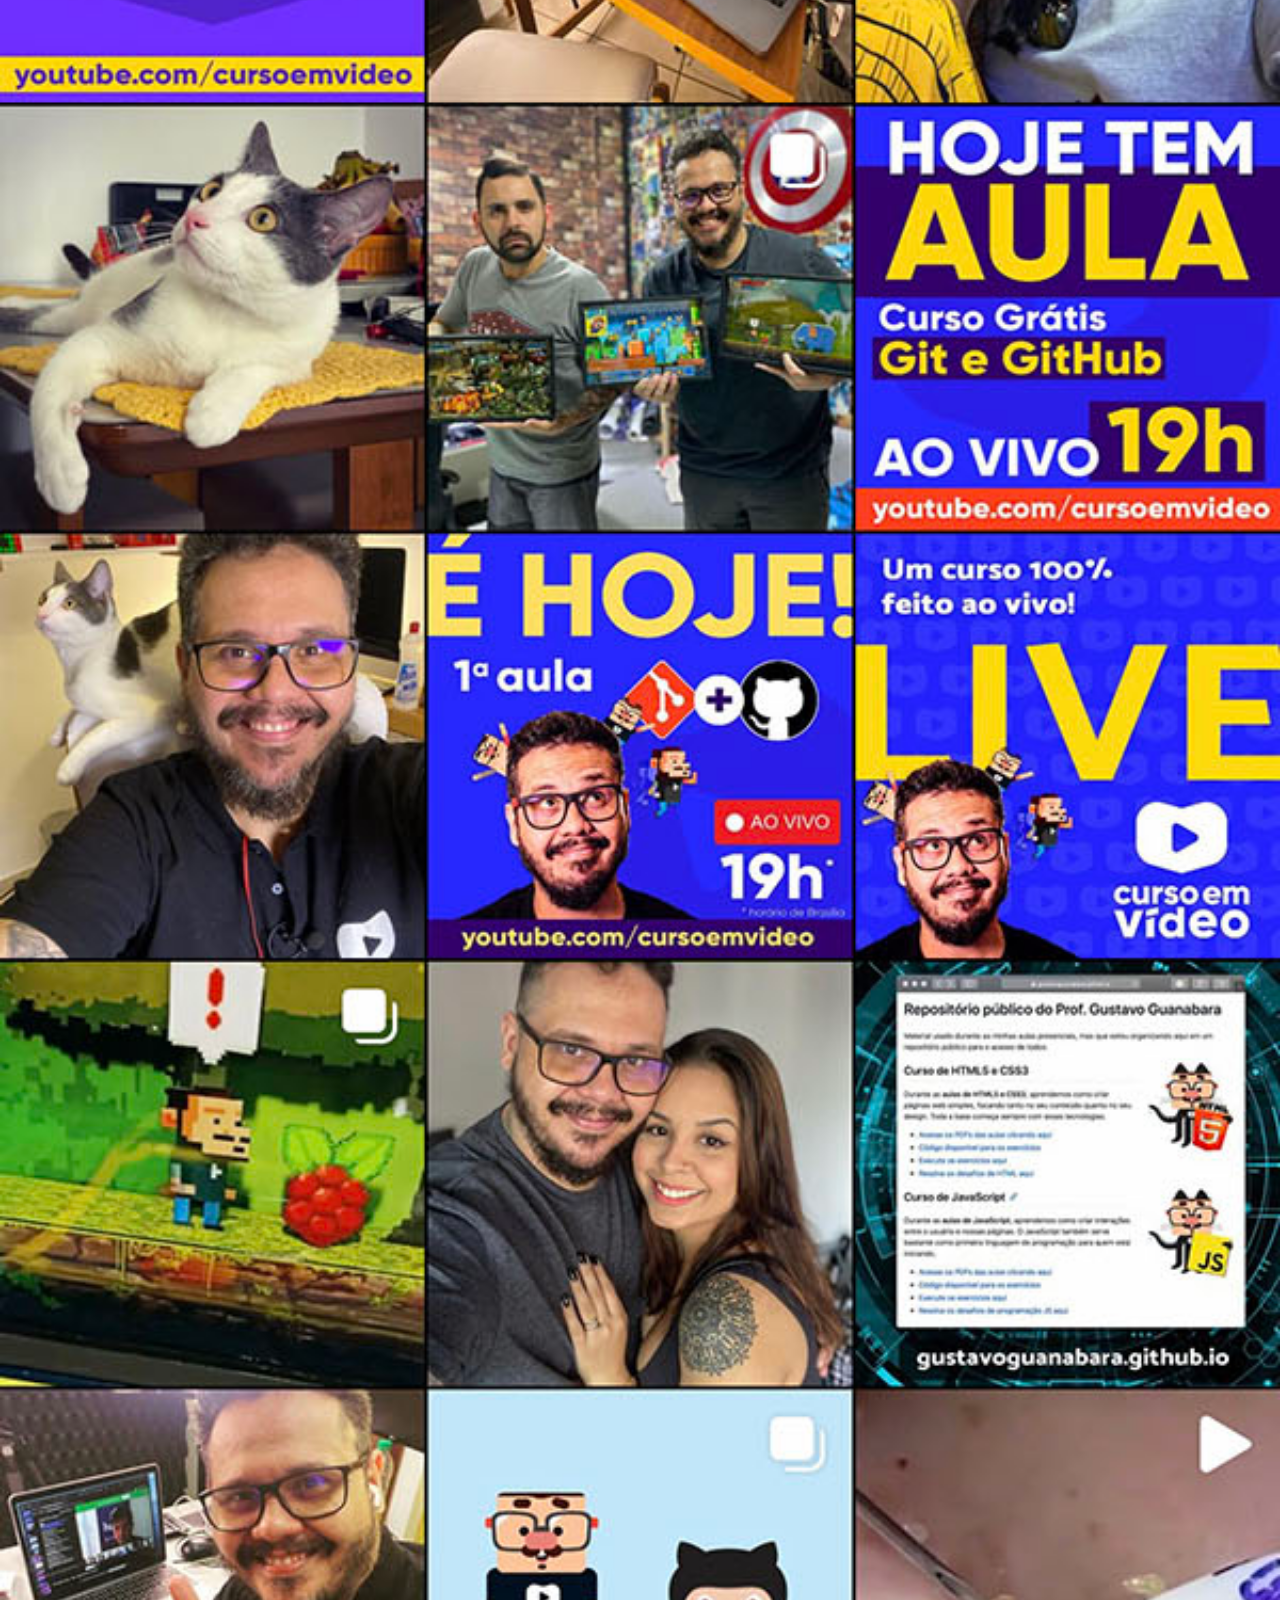
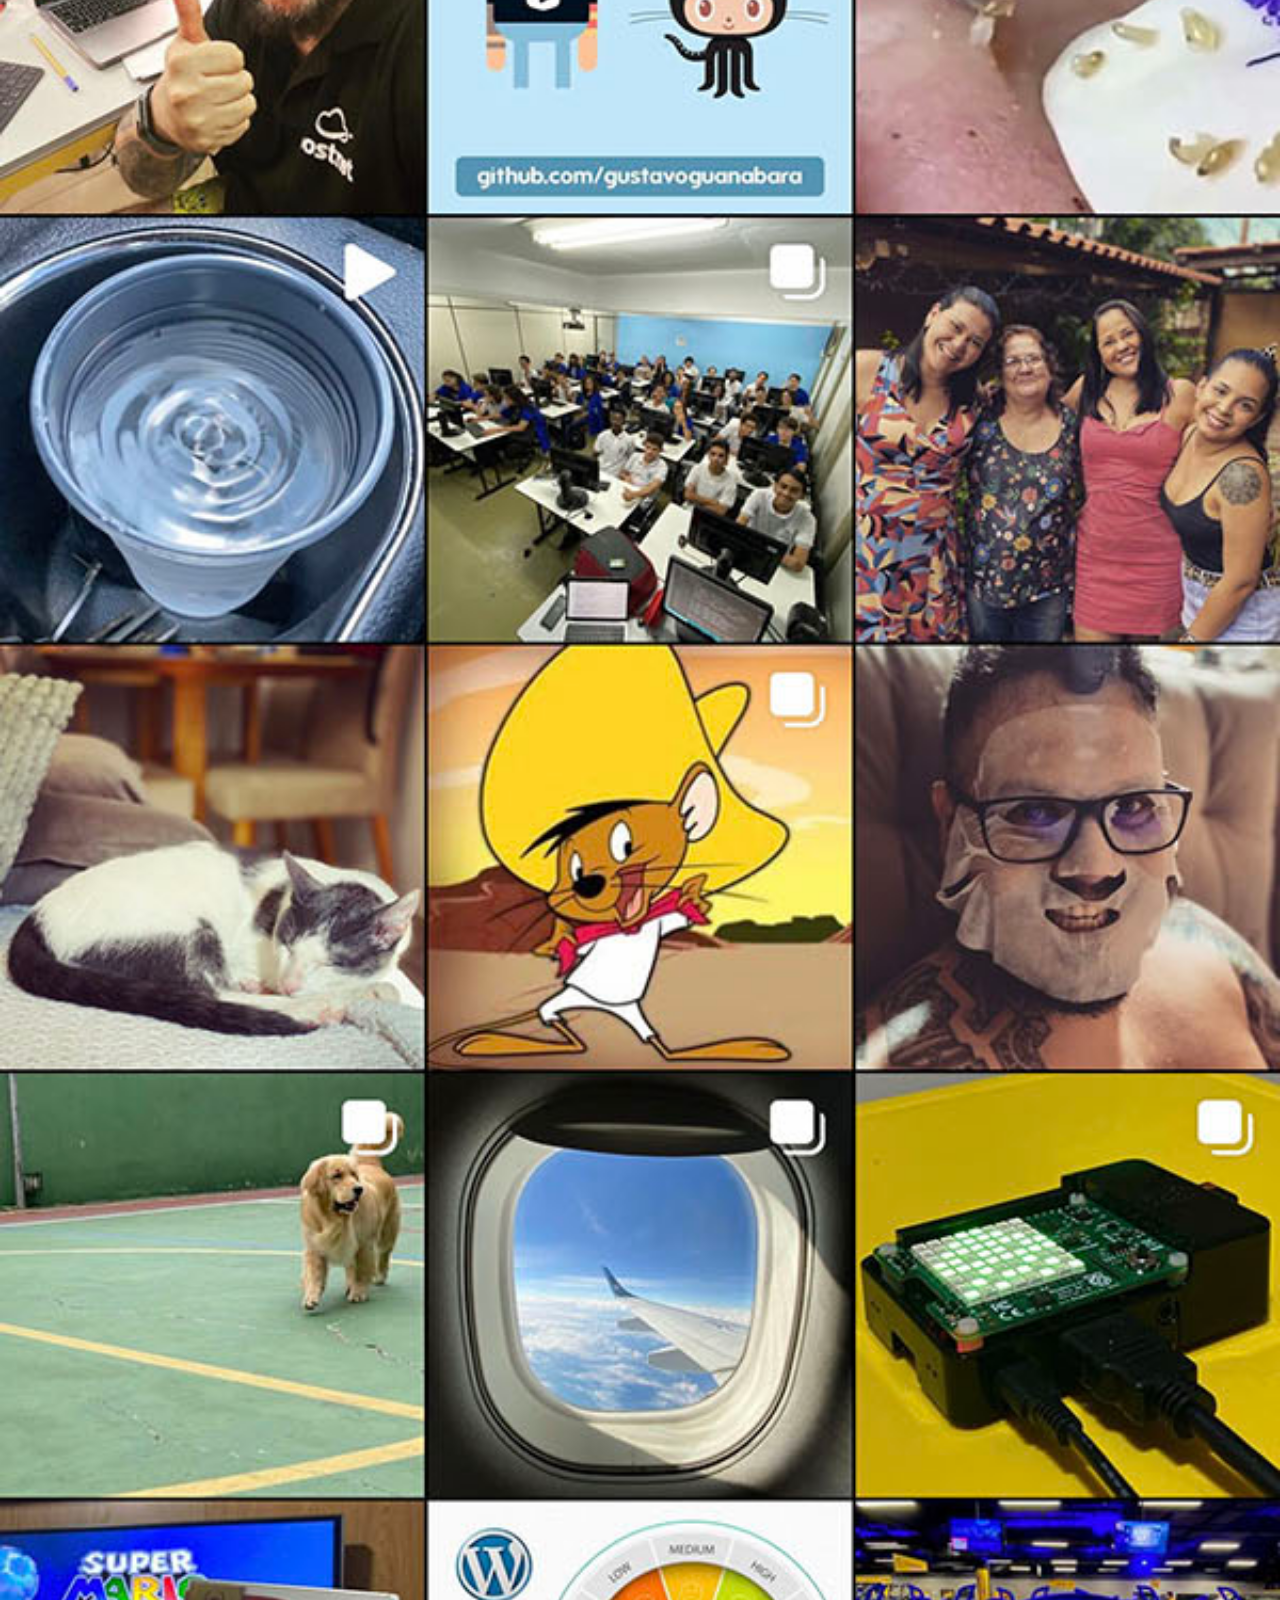
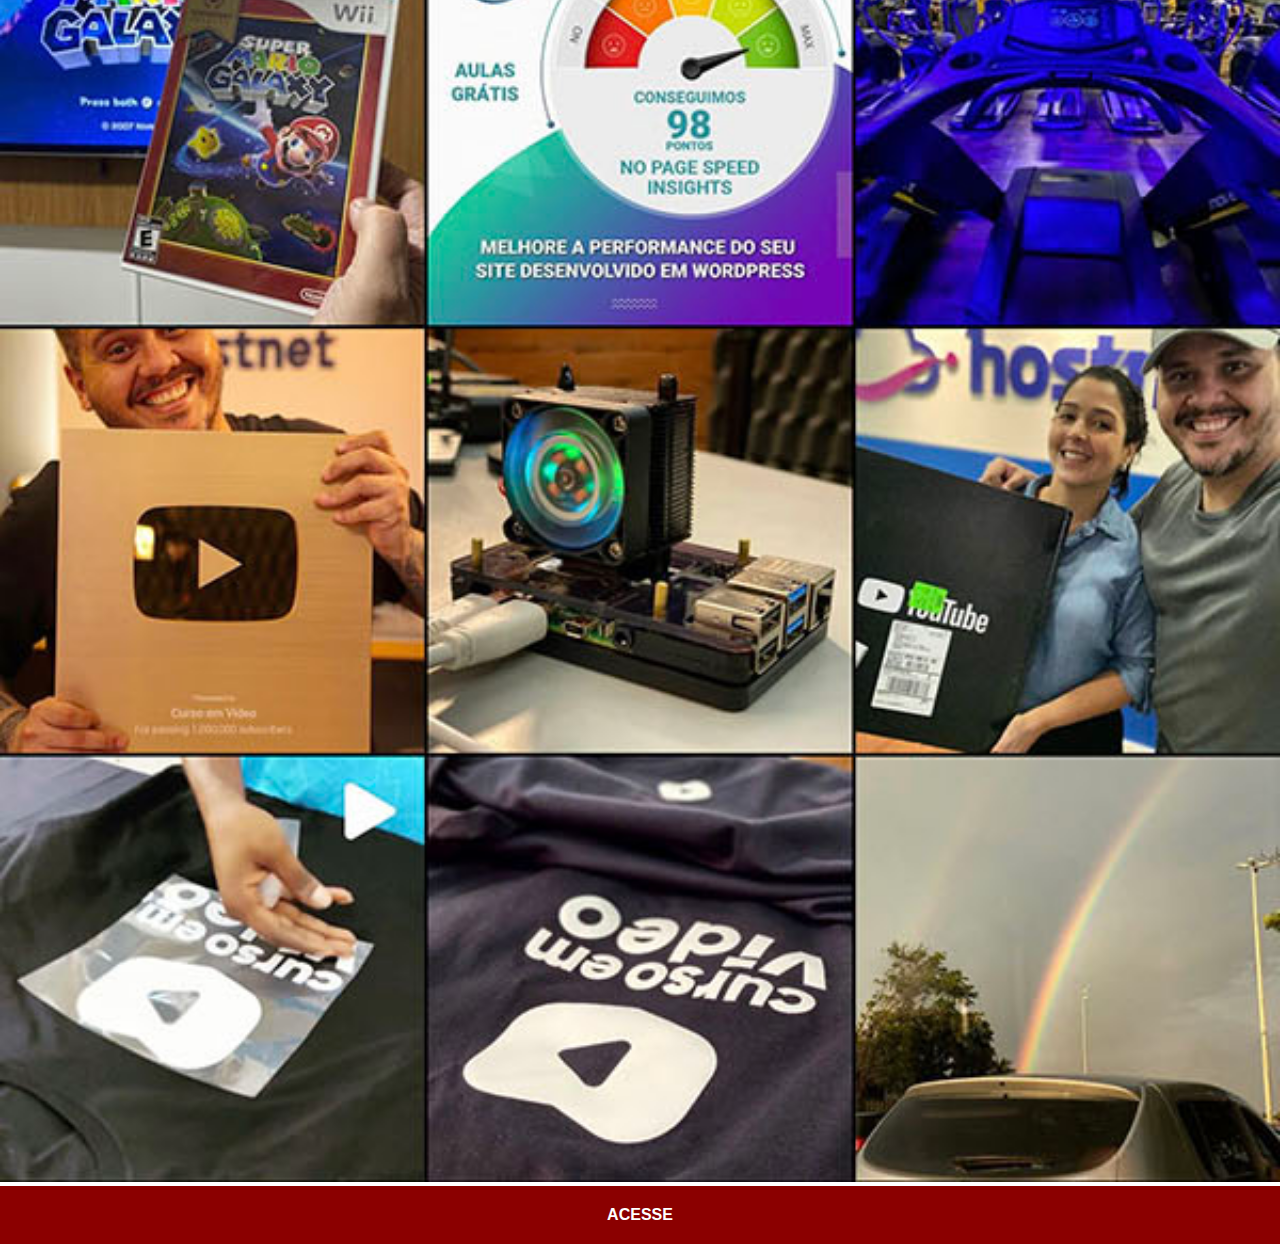
<file: instagram.html>
<!DOCTYPE html>
<html lang="pt-br">
<head>
    <meta charset="UTF-8">
    <meta name="viewport" content="width=device-width, initial-scale=1.0">
    <title>Instagram</title>
    <link rel="stylesheet" href="estilos/social.css">
</head>
<body>
    <img src="imagens/tela-instagram.jpg" alt="Instagram">
    <a href="https://www.instagram.com/gustavoguanabara/" target="_blank">ACESSE</a>
</body>
</html>
</file>
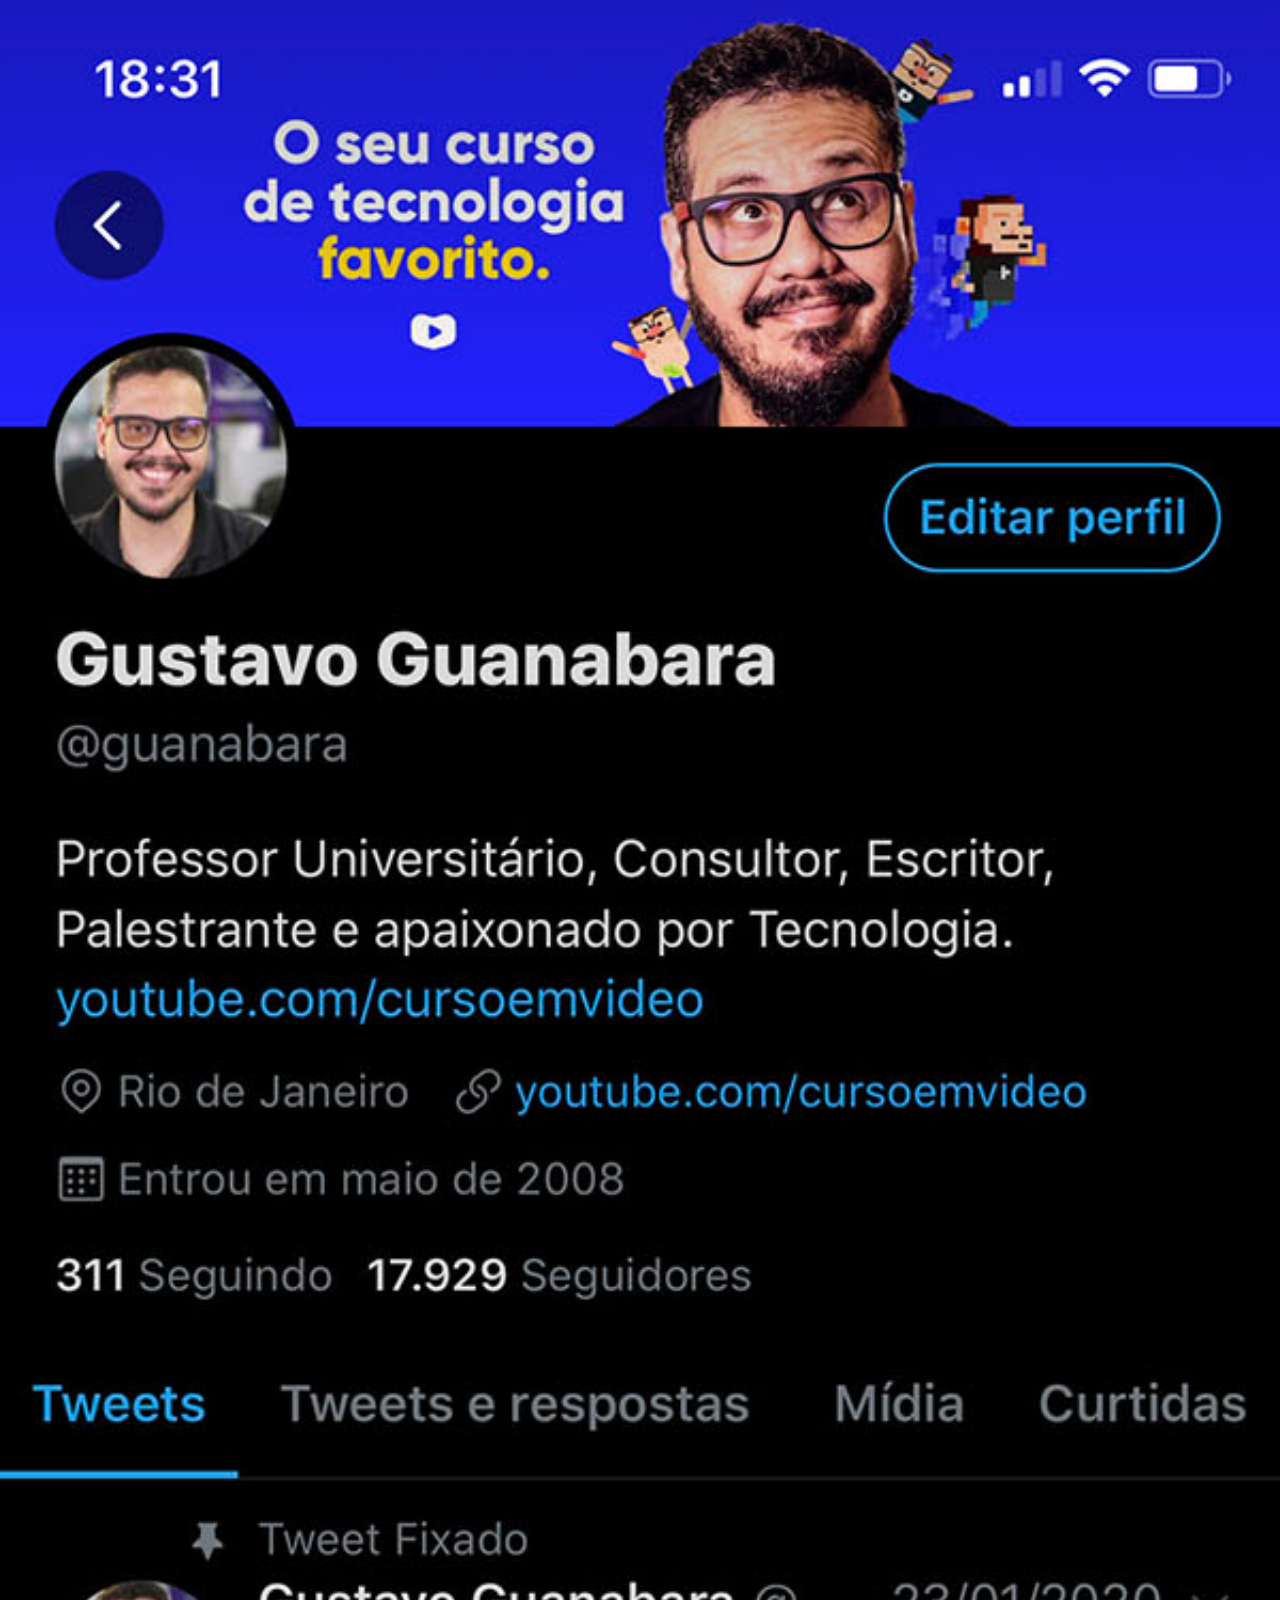
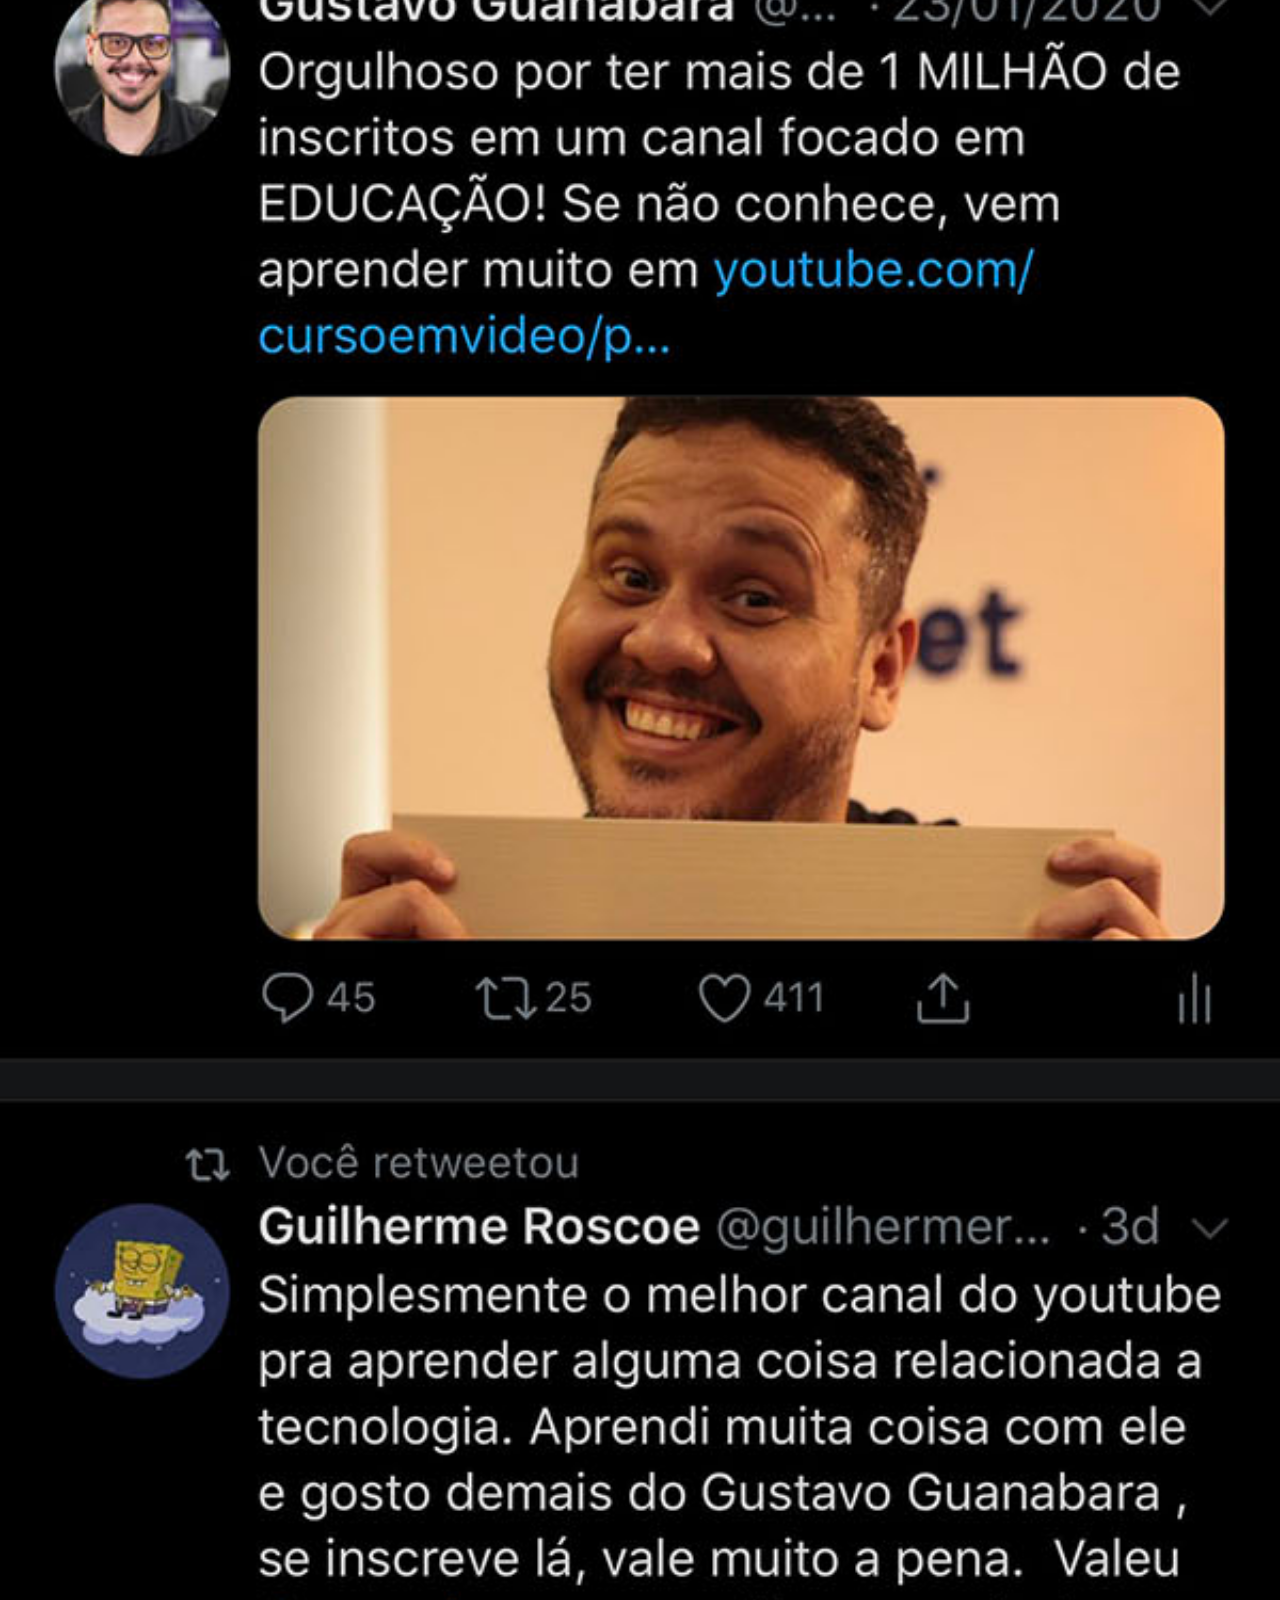
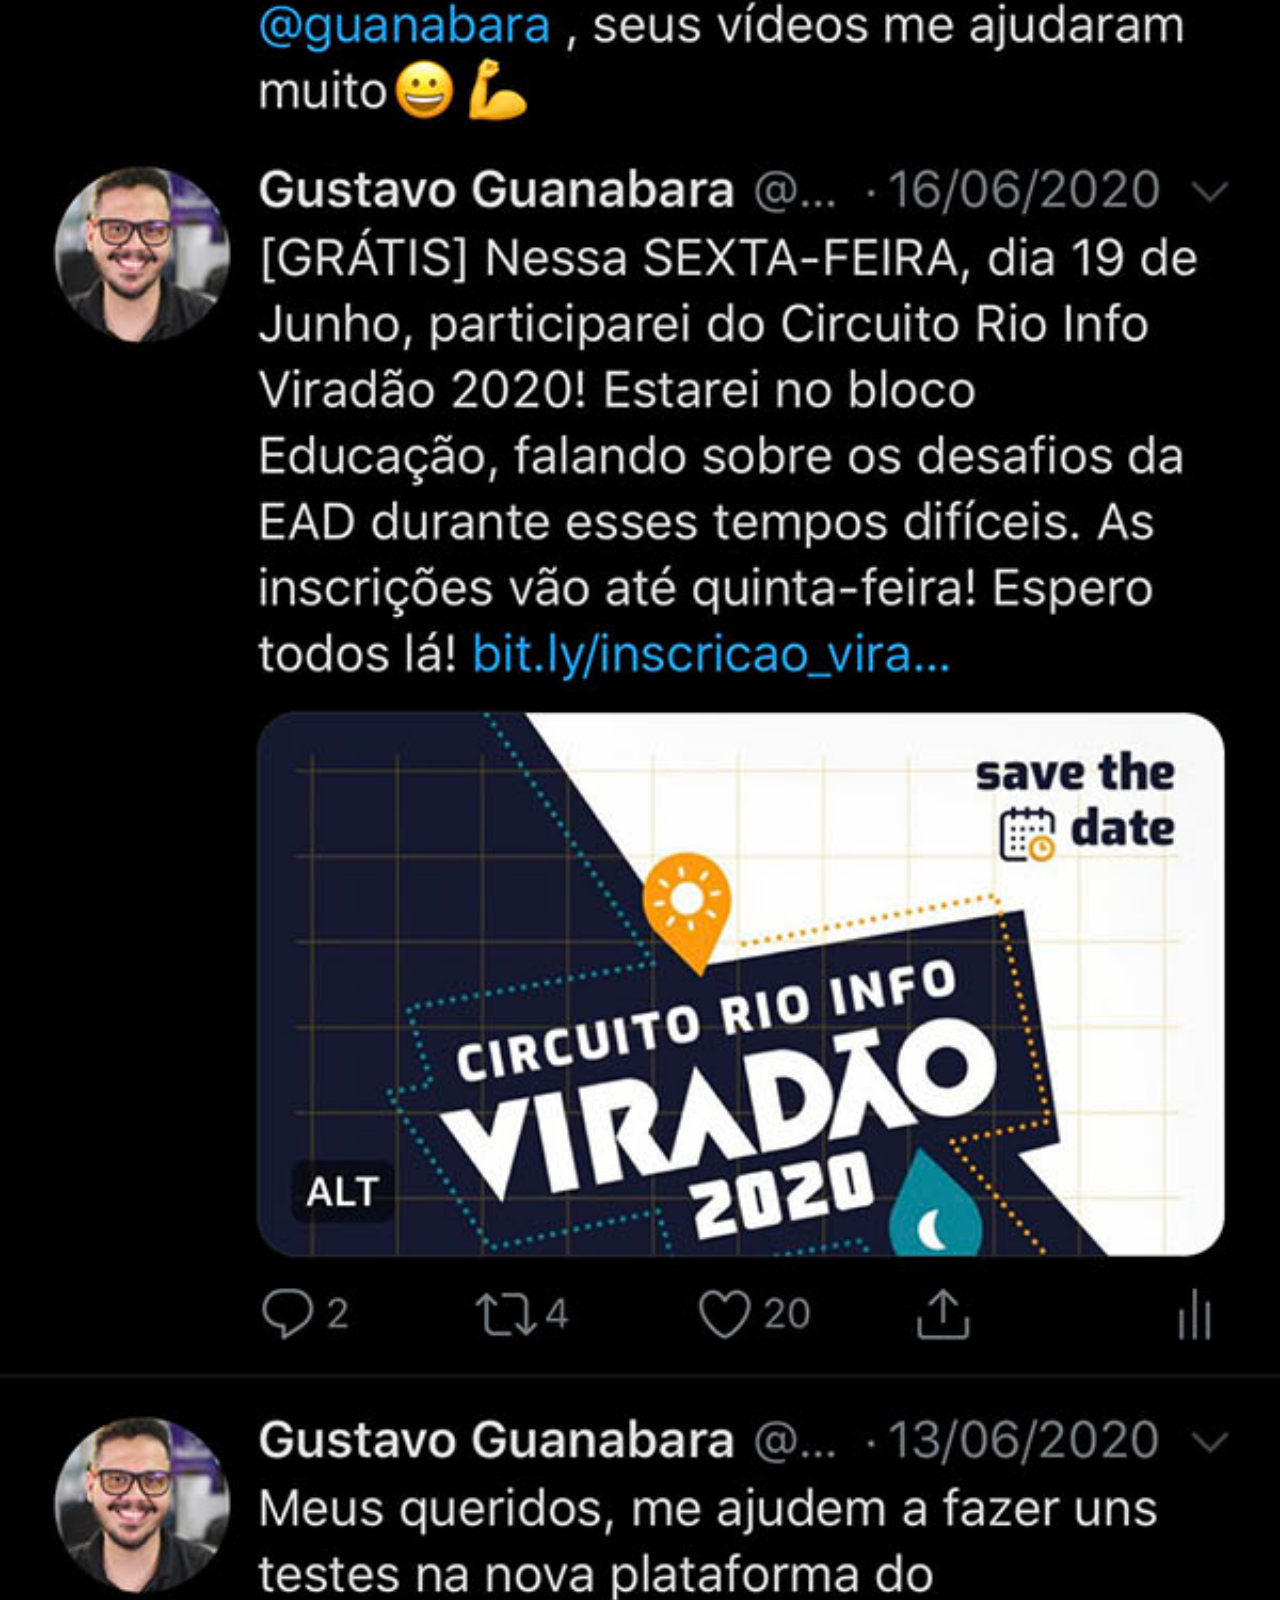
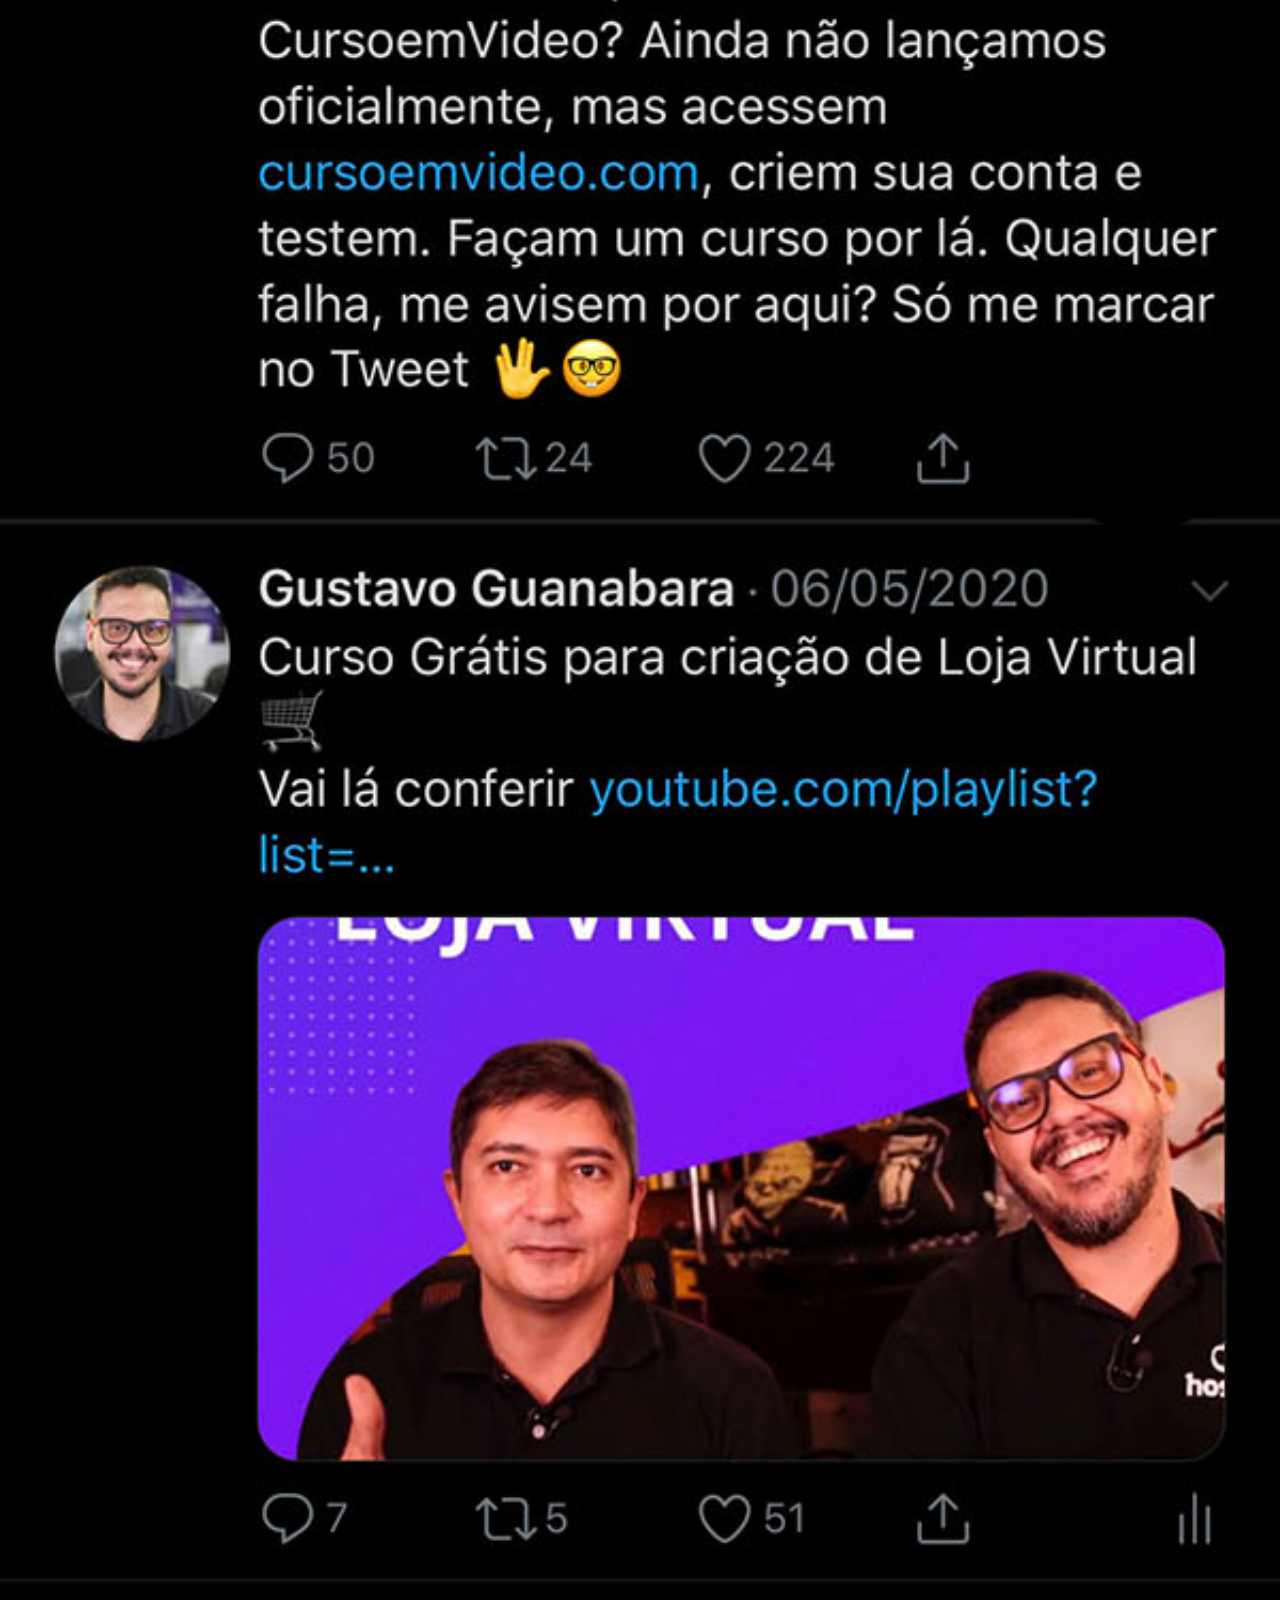
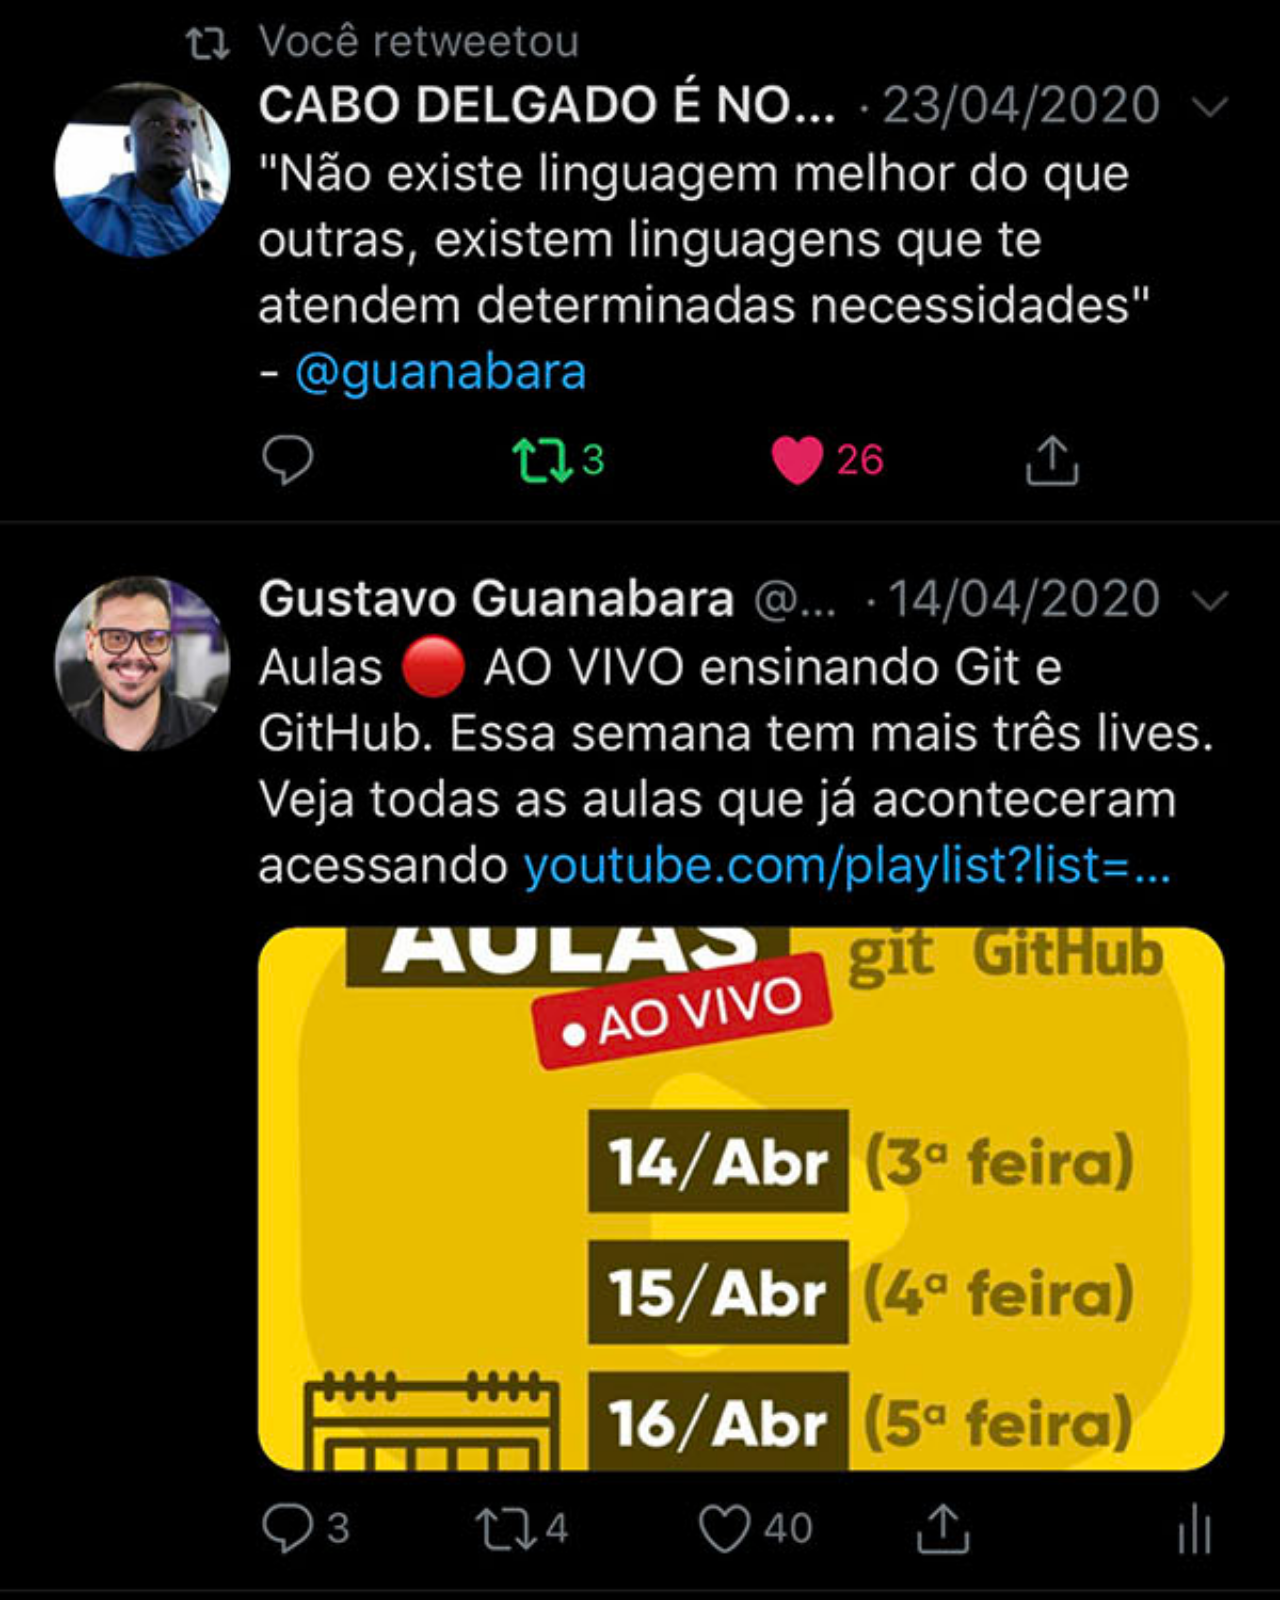
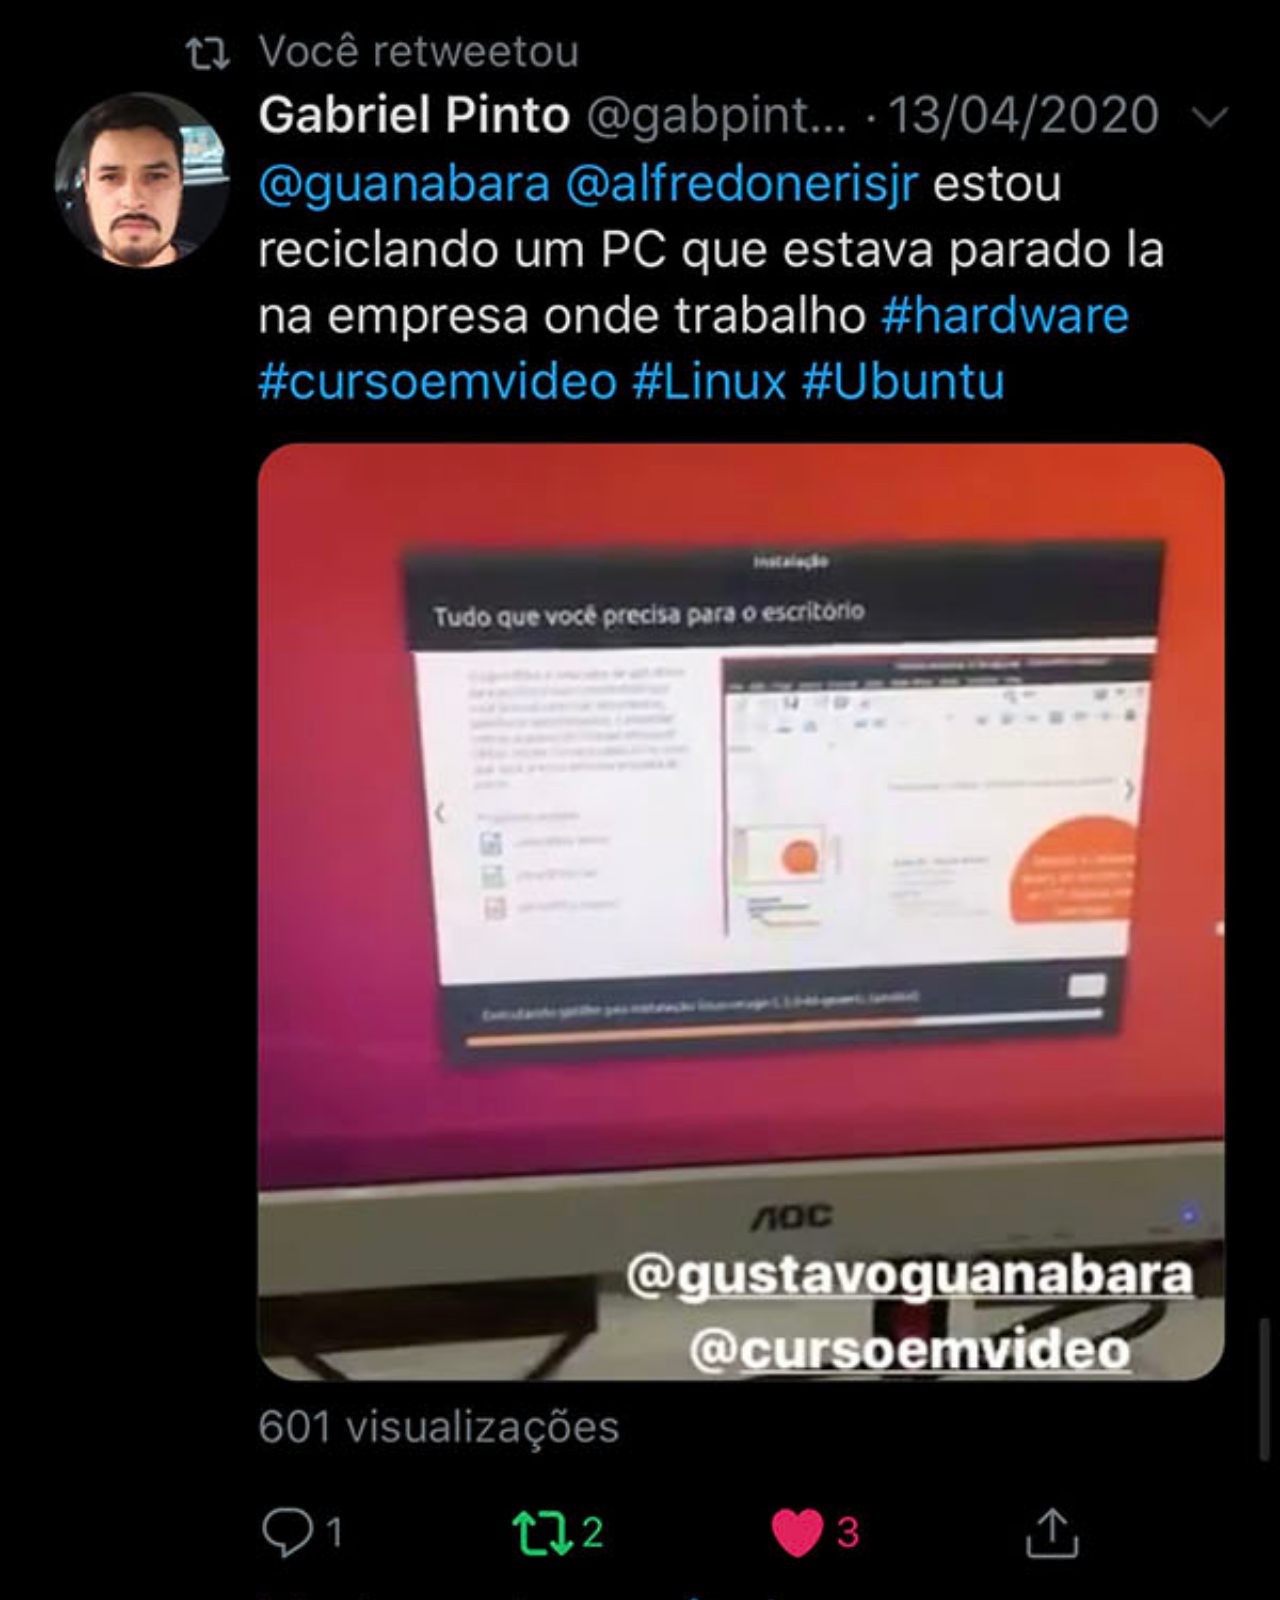
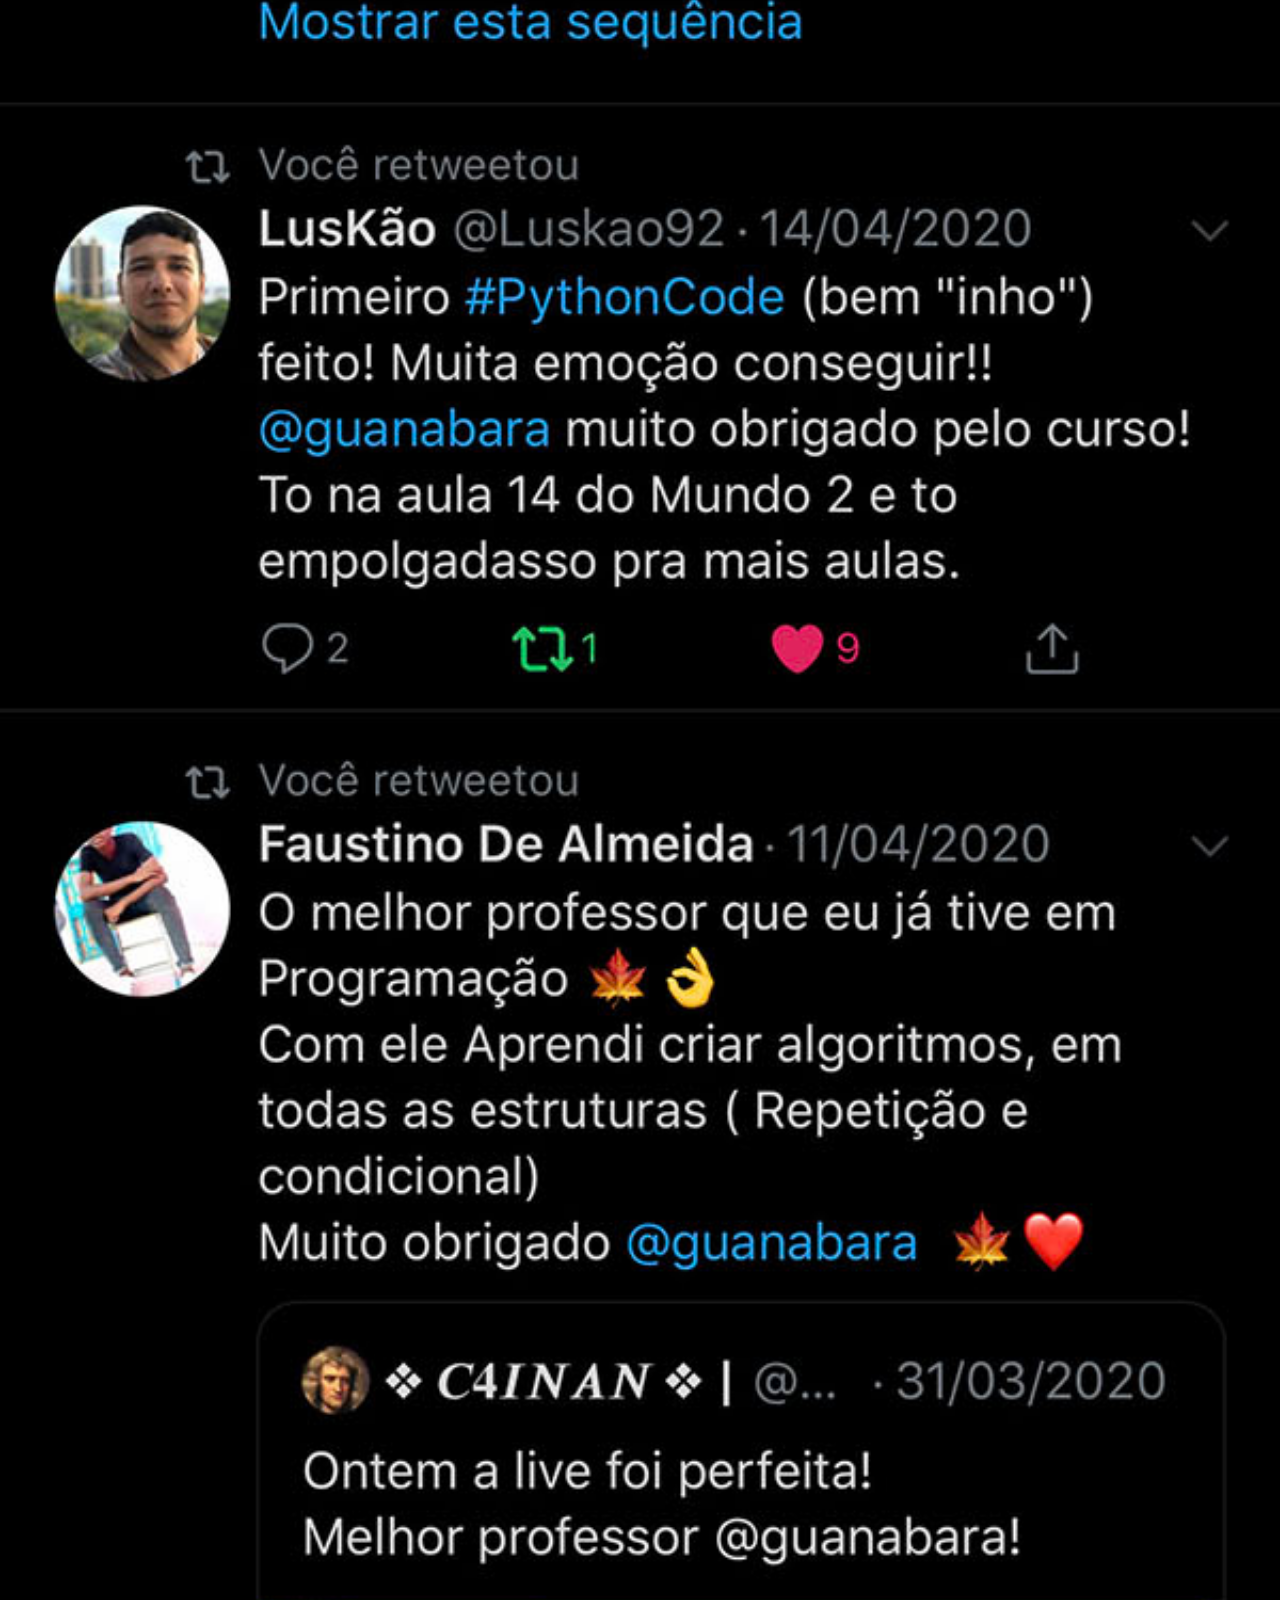
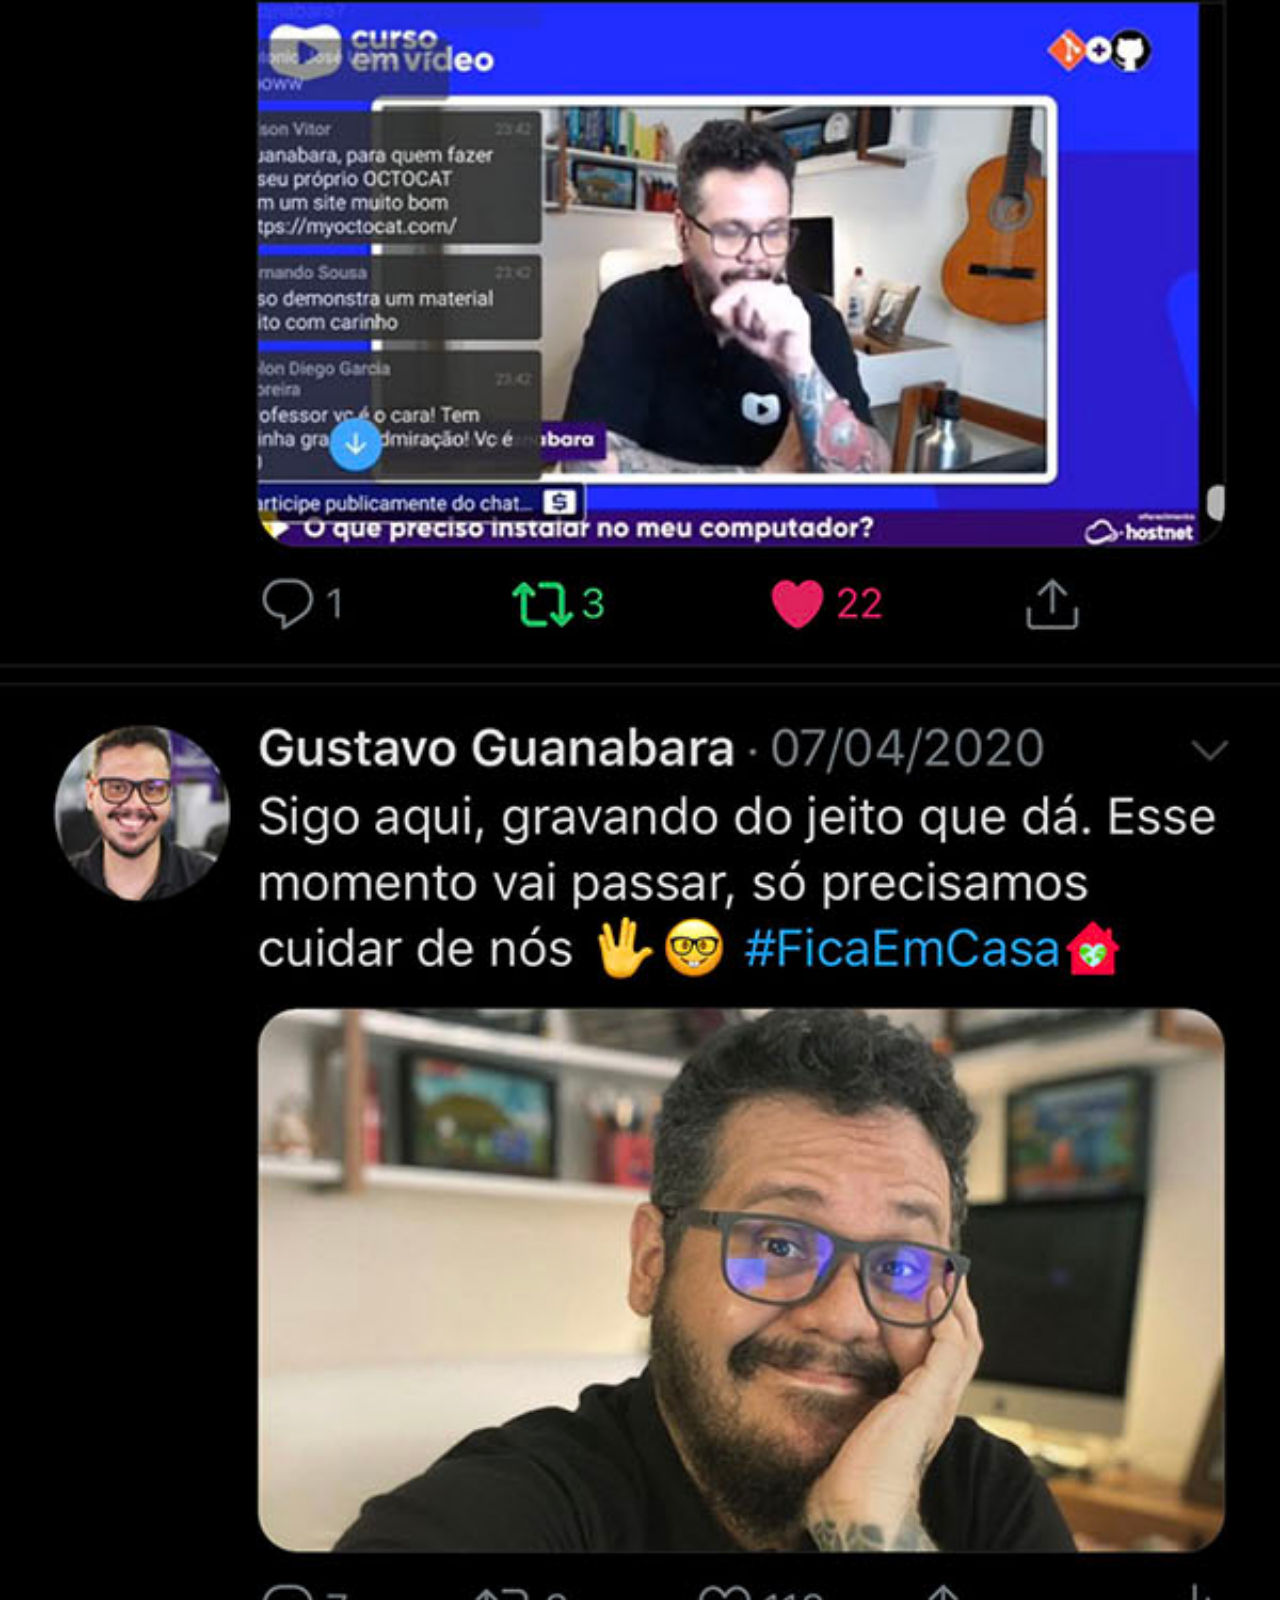
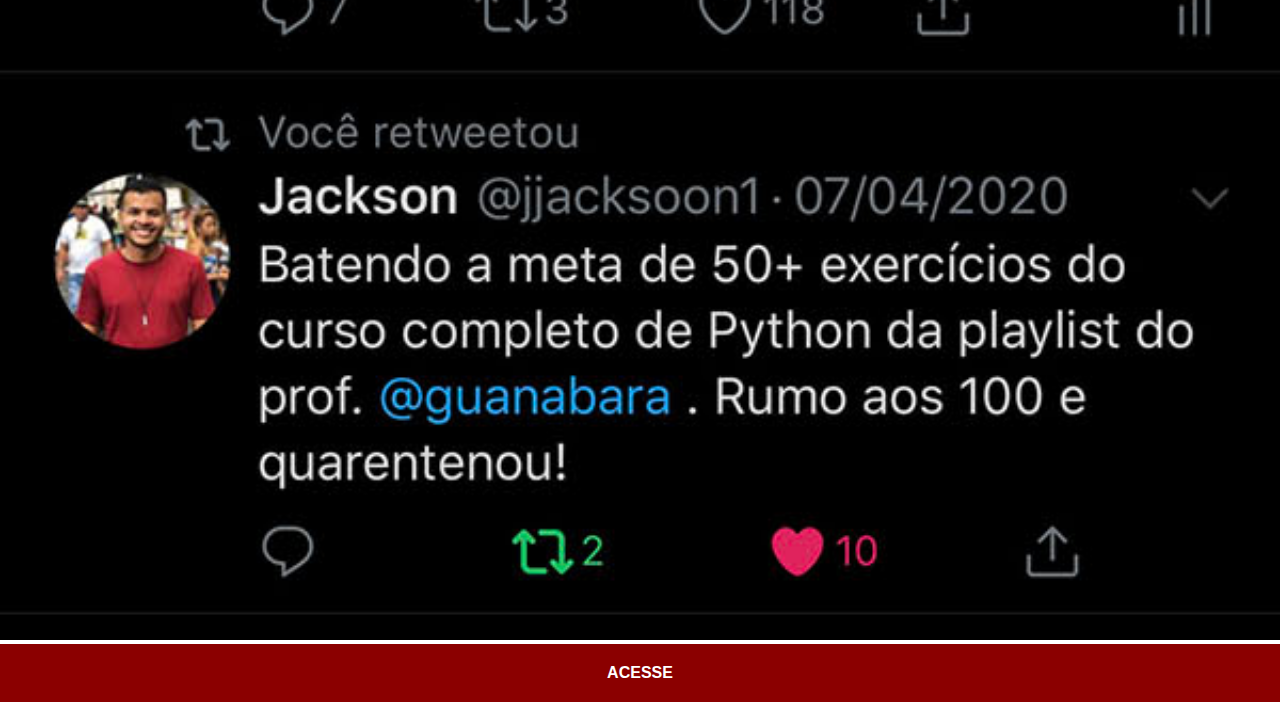
<file: twitter.html>
<!DOCTYPE html>
<html lang="pt-br">
<head>
    <meta charset="UTF-8">
    <meta name="viewport" content="width=device-width, initial-scale=1.0">
    <title>Twitter</title>
    <link rel="stylesheet" href="estilos/social.css">
</head>
<body>
    <img src="imagens/tela-twitter.jpg" alt="Twitter">
    <a href="https://twitter.com/guanabara">ACESSE</a>
</body>
</html>
</file>
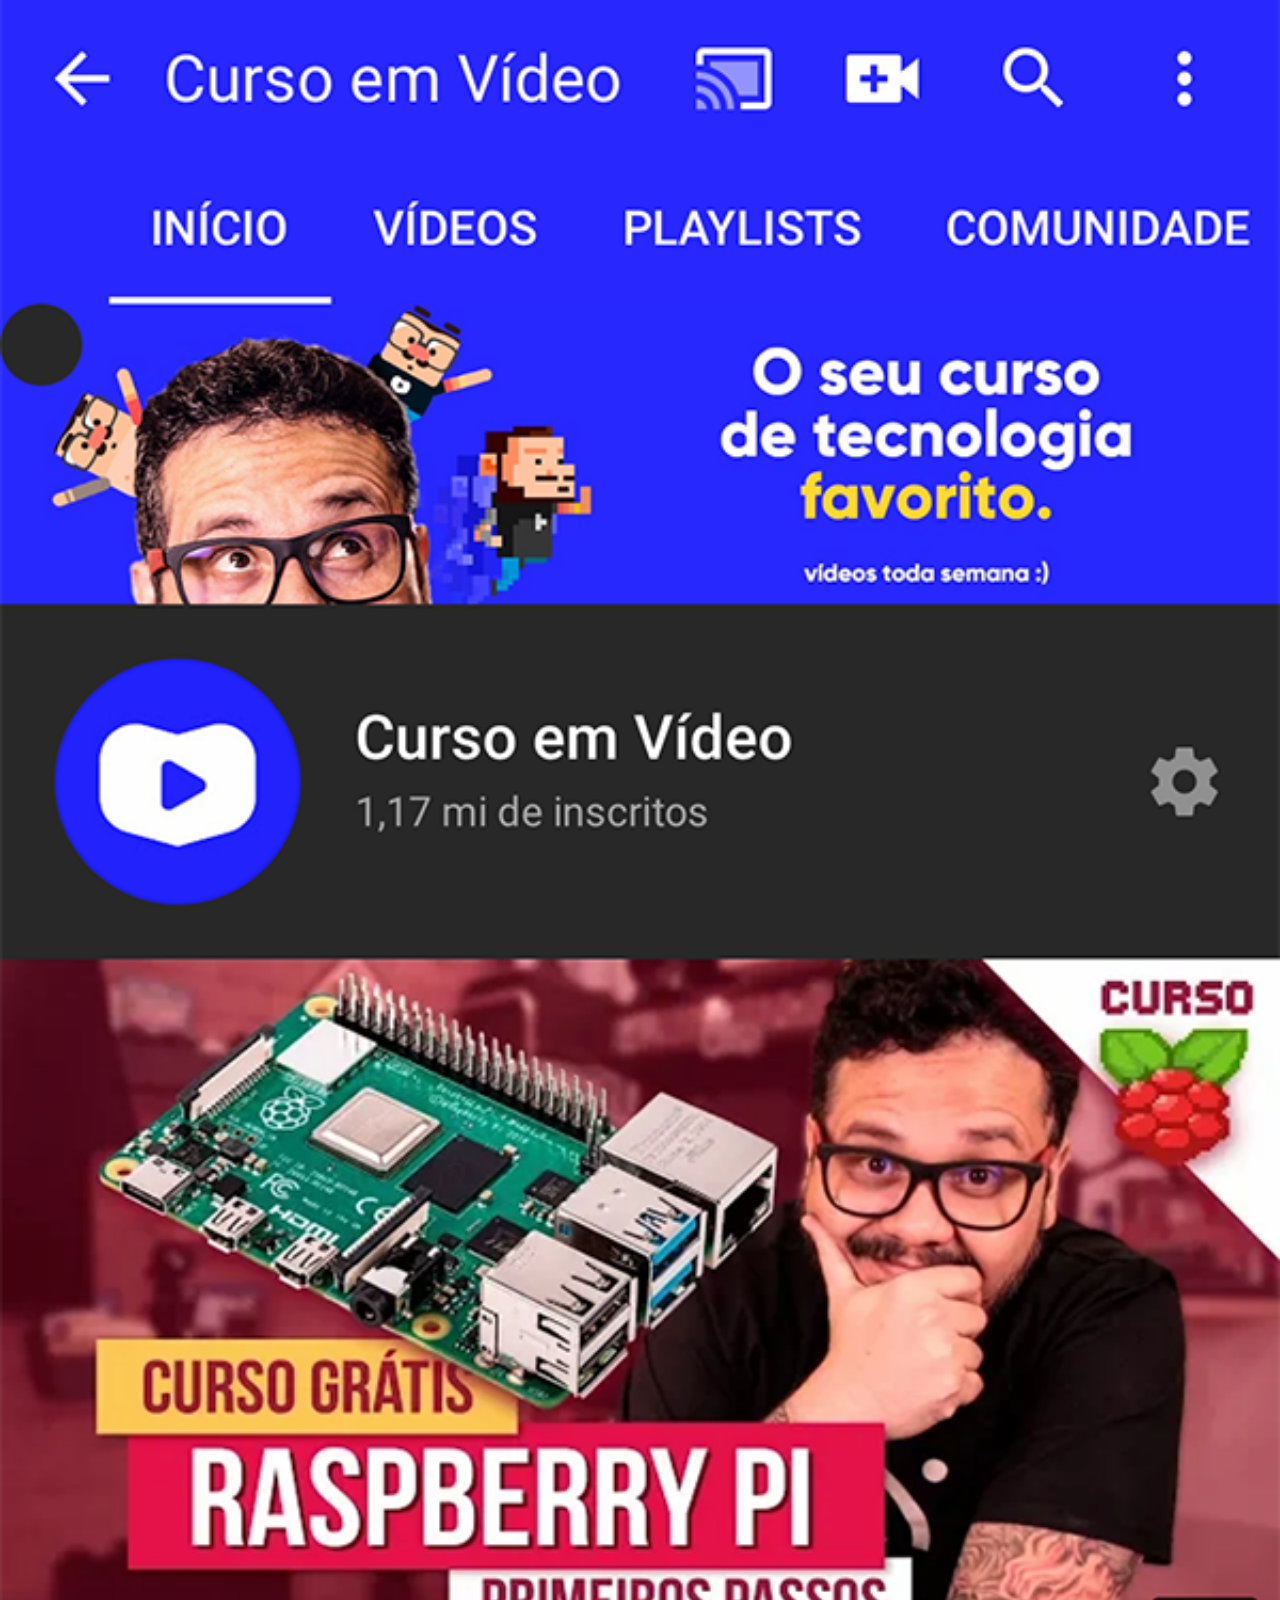
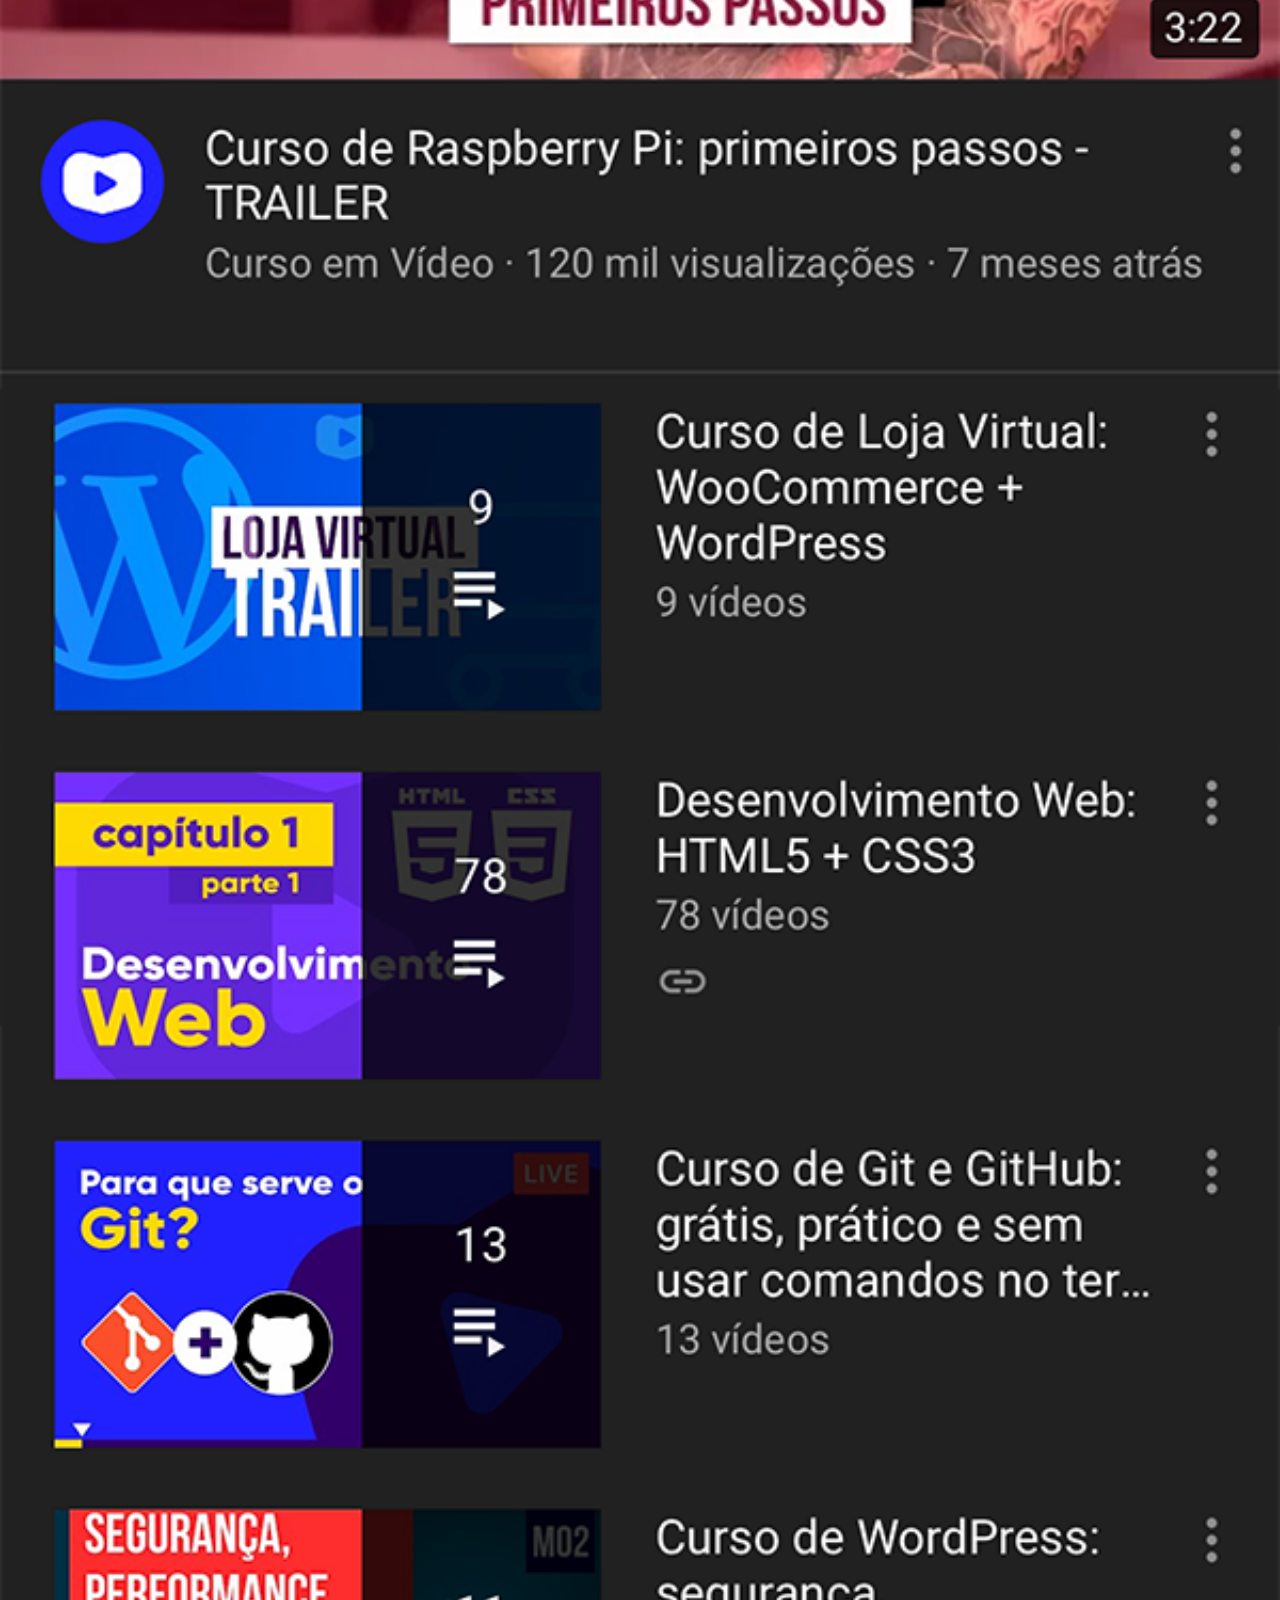
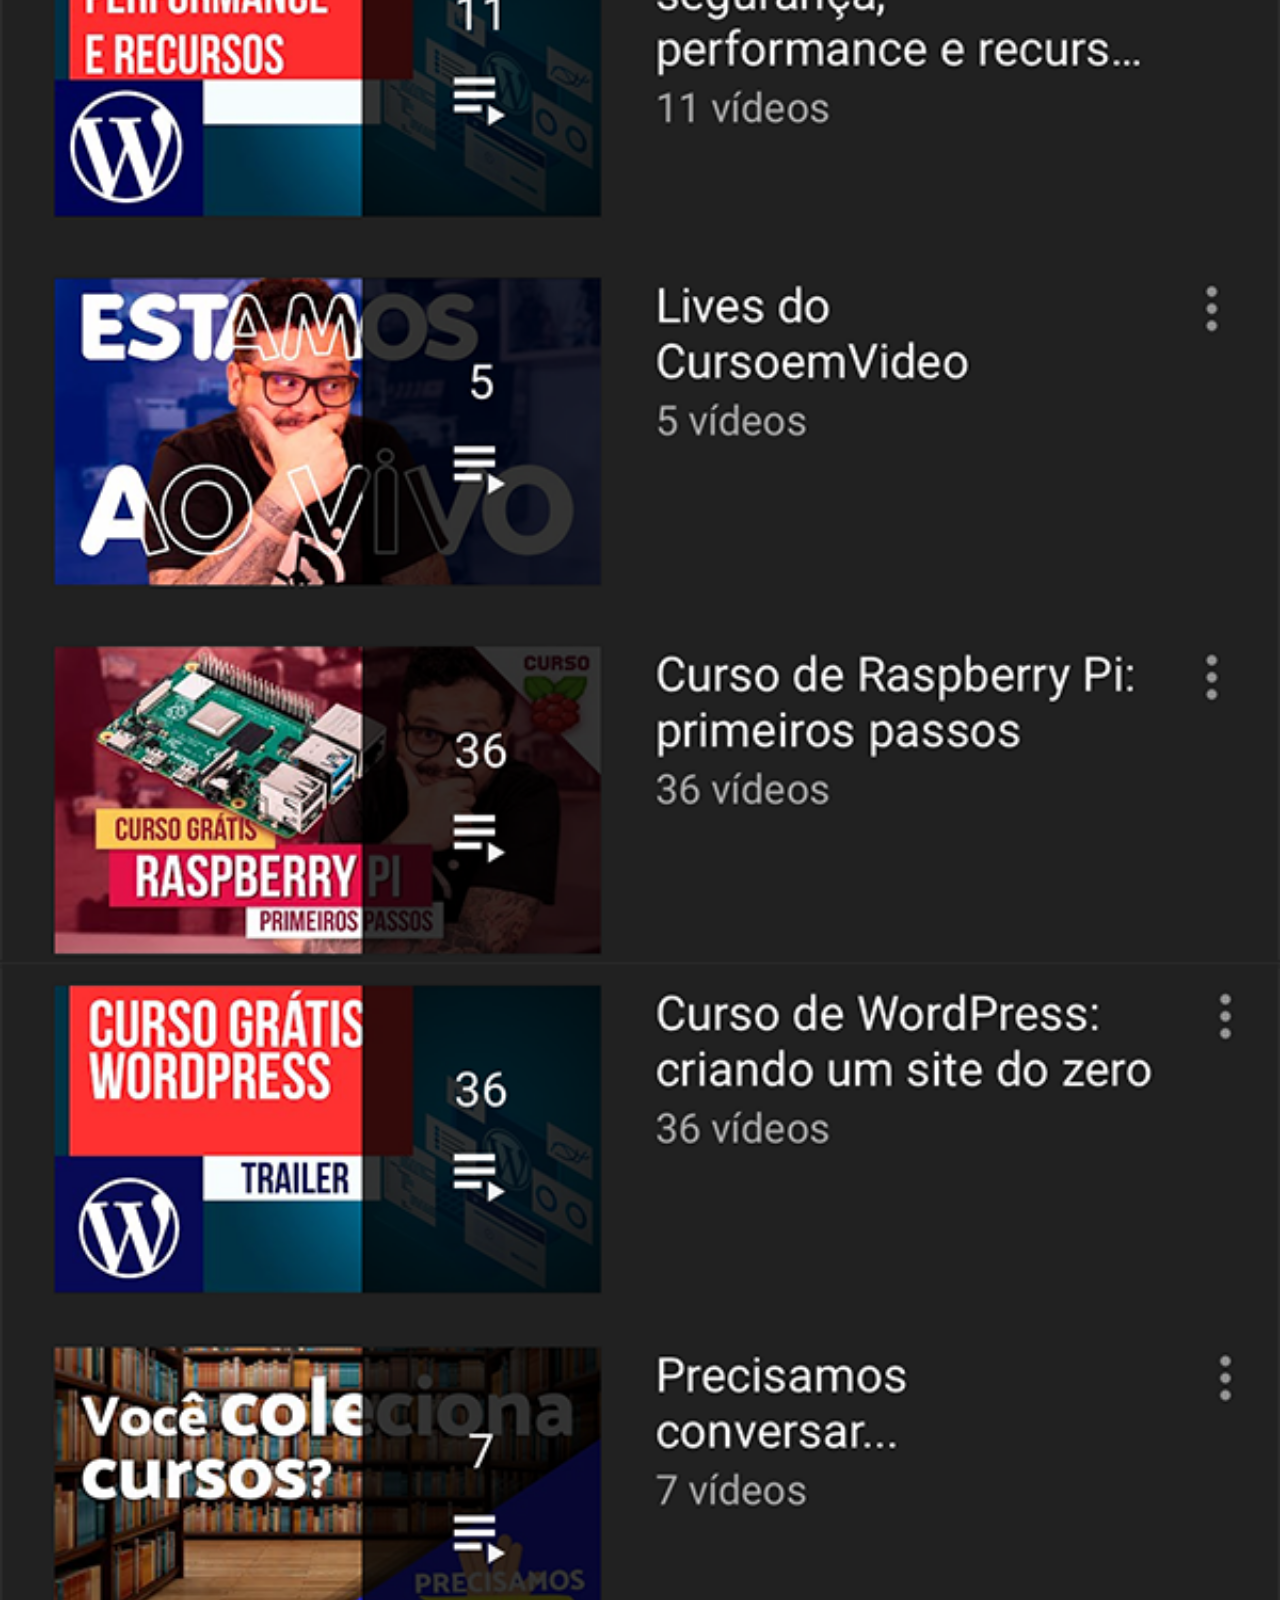
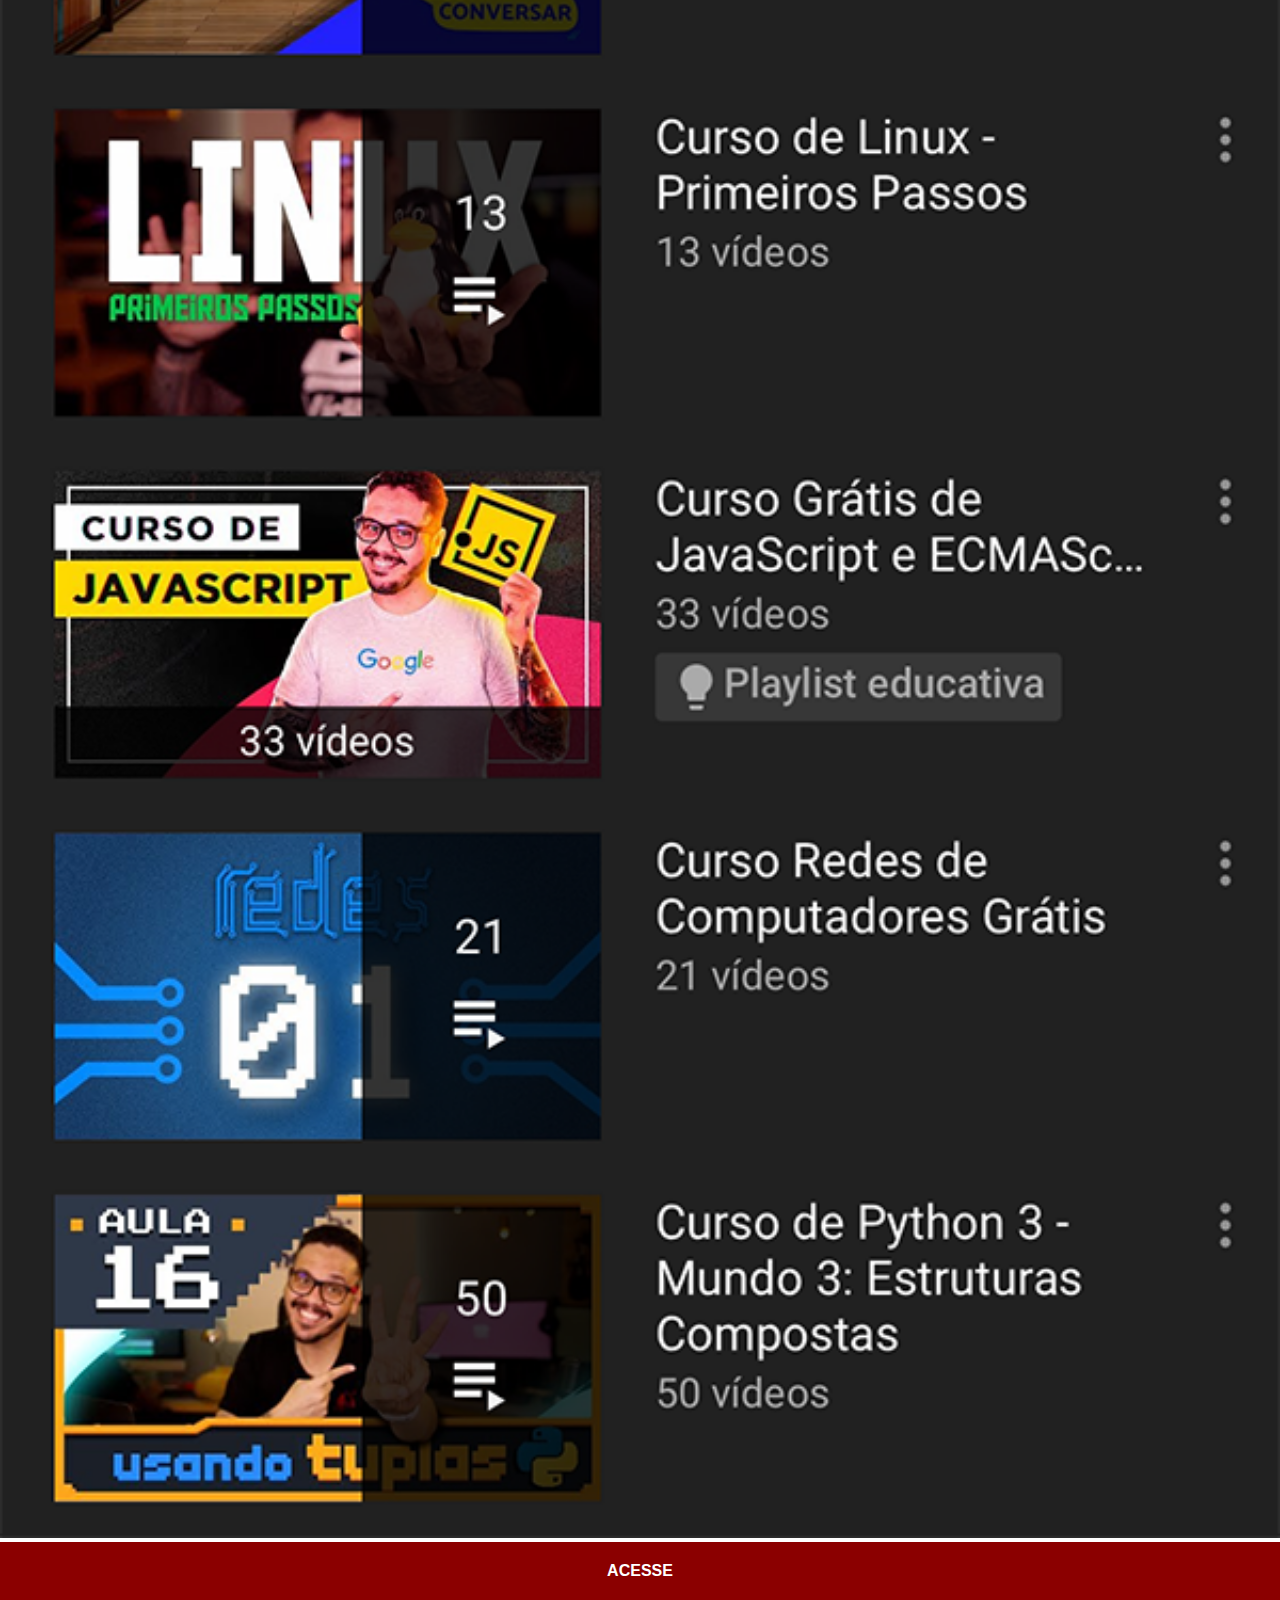
<file: youtube.html>
<!DOCTYPE html>
<html lang="pt-br">
<head>
    <meta charset="UTF-8">
    <meta name="viewport" content="width=device-width, initial-scale=1.0">
    <title>YouTube</title>
    <link rel="stylesheet" href="estilos/social.css">
</head>
<body>
    <img src="imagens/tela-youtube.png" alt="Tela do YouTube">
    <a href="https://www.youtube.com/@CursoemVideo/playlists" target="_blank">ACESSE</a>
</body>
</html>
</file>
<file: estilos/style.css>
@charset "UTF-8";

* {
    margin: 0px;
    padding: 0px;
    font-family: Arial, Helvetica, sans-serif;
}

html, body {
    height: 100vh;
    width: 100vw;
}

body {
    background: rgb(175, 70, 0) url(../imagens/fundo-madeira.jpg) top center no-repeat fixed;
    background-size: cover;
}

main {
    position: relative;
    height: 100vh;
}

section#telefone {
    position: absolute;
    top: 50%;
    left: 50%;

    transform: translate(-50%, -50%);

    height: 625px;
    width: 310px;
    background: url('../imagens/frame-iphone.png') center center no-repeat;
}

section#redes-sociais {
    text-align: right;
}

section#redes-sociais img{
    width: 50px;
    margin: 10px;
    border-radius: 50%;
    box-shadow: 2px 2px 5px rgba(0, 0, 0, 0.377);
    box-sizing: border-box;
}

section#redes-sociais img:hover {
    border: 2px solid rgba(255, 255, 255, 0.61);
    transform: translate(-3px, -3px);
    box-shadow: 5px 5px 10px rgba(0, 0, 0, 0.555);
    transition: transform .3s, box-shadow .3s;
}

iframe#tela {
    position: relative;
    top: 80px;
    left: 22px;
    width: 266px;
    height: 470px;
}
</file>
<file: estilos/social.css>
* {
    margin: 0px;
    padding: 0px;
    font-family: Arial, Helvetica, sans-serif;
}

img {
    width: 100%;
}

::-webkit-scrollbar {
    width: 0;
    height: 0;
}

a {
    display: block;
    background-color: darkred;
    padding: 20px;
    text-align: center;
    font-weight: bolder;
    text-decoration: none;
    color: white;
}

a:hover {
    background-color: red;
}
</file>
